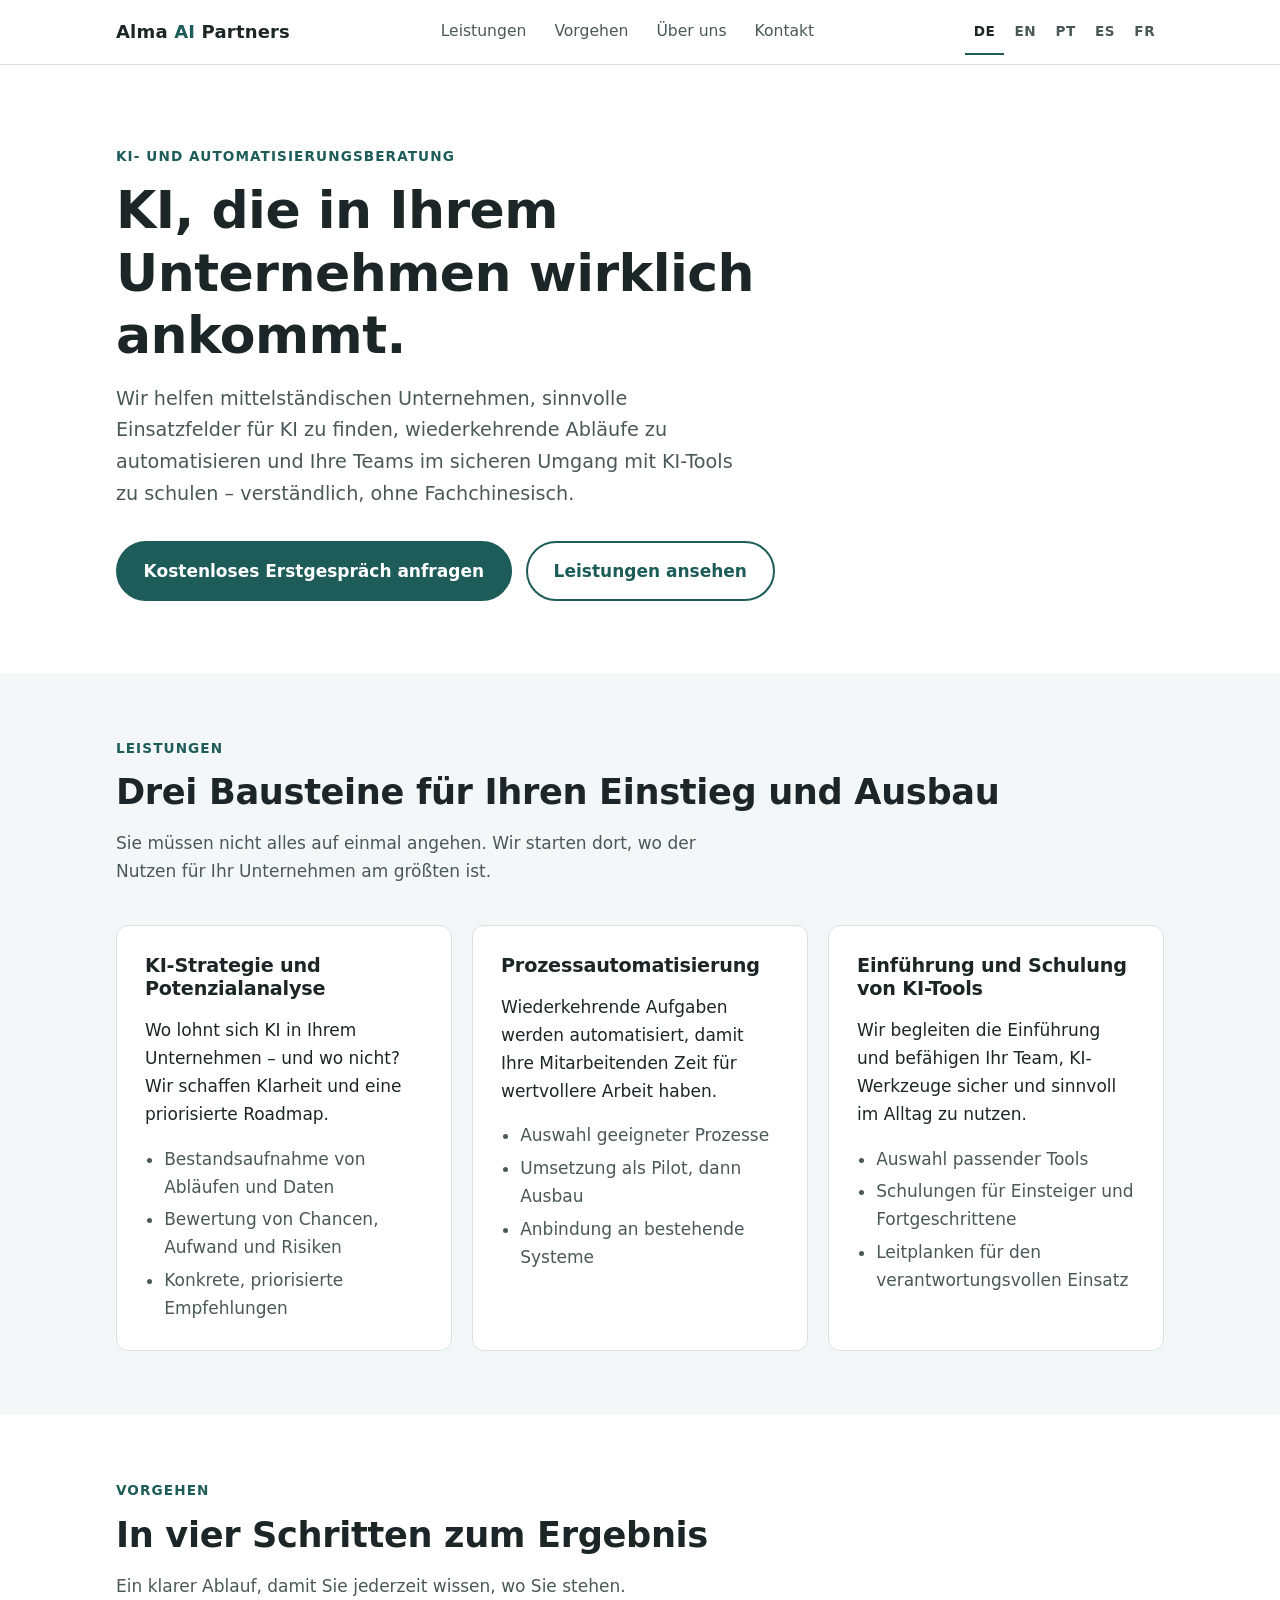
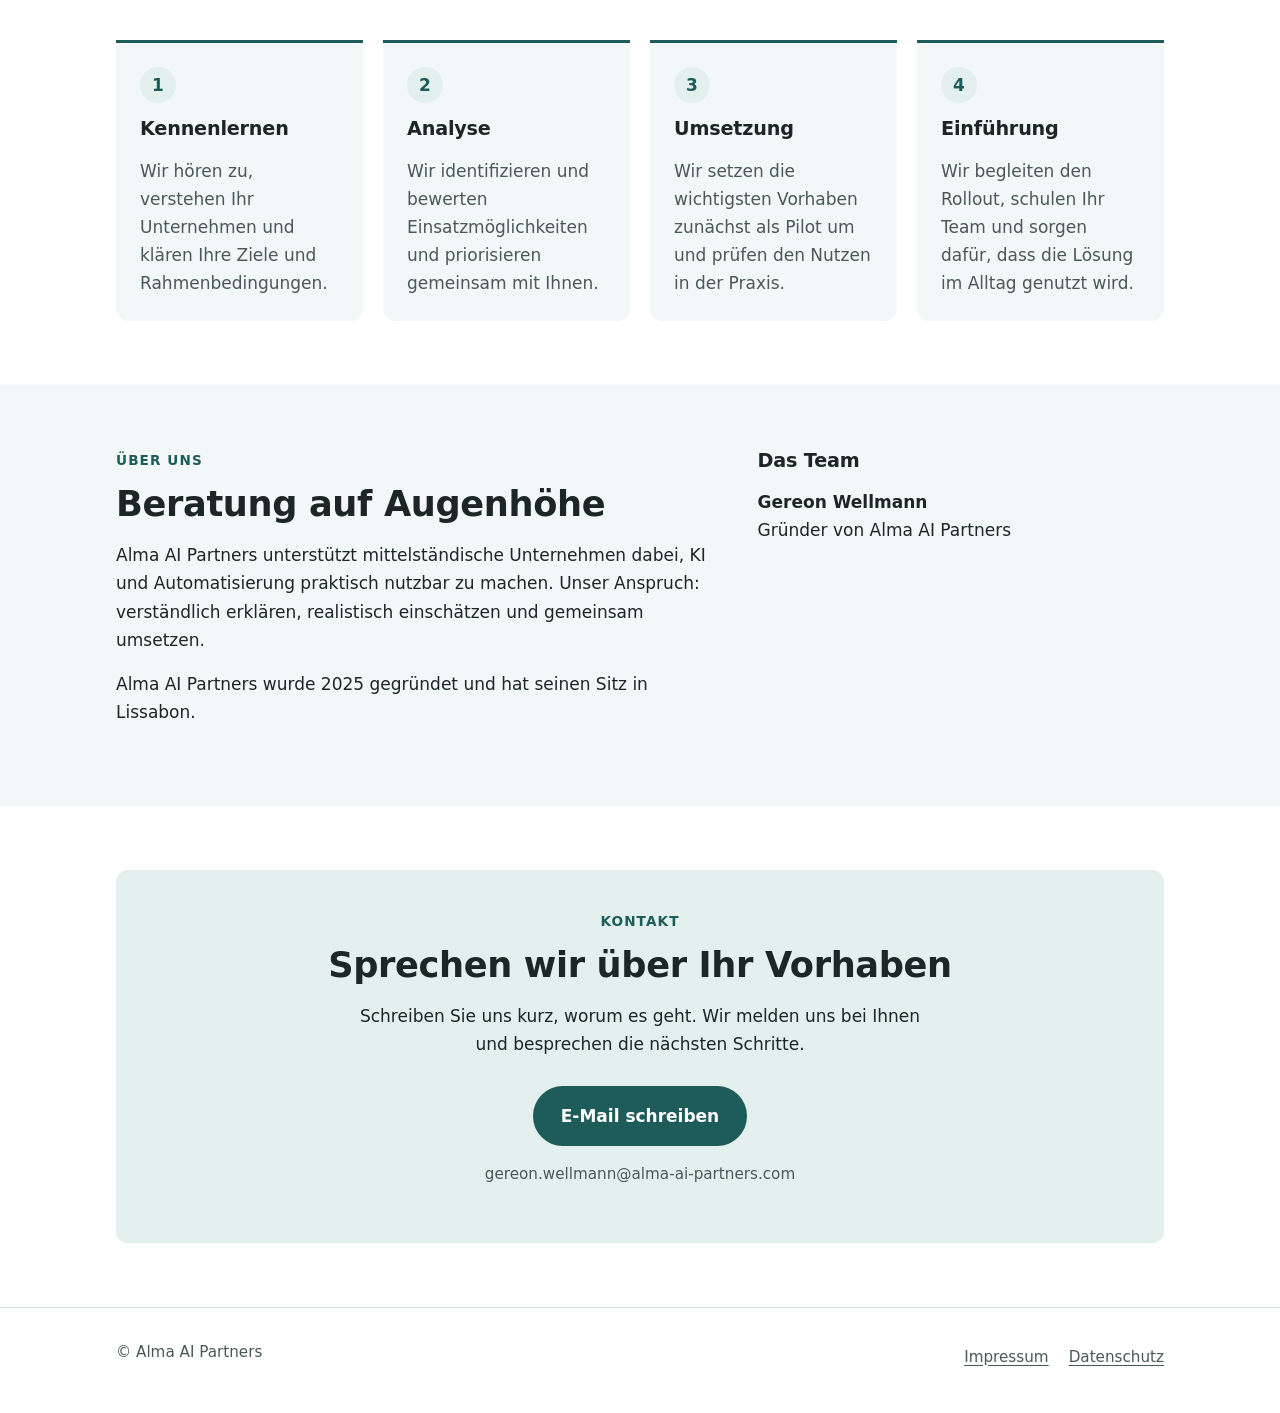
<file: index.html>
<!DOCTYPE html>
<html lang="de">
<head>
  <meta charset="utf-8">
  <meta name="viewport" content="width=device-width, initial-scale=1">
  <title>Alma AI Partners – KI- und Automatisierungsberatung für den Mittelstand</title>
  <meta name="description" content="Alma AI Partners berät mittelständische Unternehmen bei KI-Strategie, Prozessautomatisierung sowie Einführung und Schulung von KI-Tools. Verständlich, praxisnah, Schritt für Schritt.">
  <link rel="canonical" href="https://alma-ai-partners.com/">
  <link rel="alternate" hreflang="de" href="https://alma-ai-partners.com/">
  <link rel="alternate" hreflang="en" href="https://alma-ai-partners.com/en/">
  <link rel="alternate" hreflang="pt" href="https://alma-ai-partners.com/pt/">
  <link rel="alternate" hreflang="es" href="https://alma-ai-partners.com/es/">
  <link rel="alternate" hreflang="fr" href="https://alma-ai-partners.com/fr/">
  <link rel="alternate" hreflang="x-default" href="https://alma-ai-partners.com/">
  <meta name="color-scheme" content="light dark">
  <link rel="icon" href="assets/favicon.svg" type="image/svg+xml">
  <link rel="icon" href="assets/favicon-32.png" sizes="32x32" type="image/png">
  <link rel="apple-touch-icon" href="assets/apple-touch-icon.png">

  <meta property="og:type" content="website">
  <meta property="og:site_name" content="Alma AI Partners">
  <meta property="og:locale" content="de_DE">
  <meta property="og:title" content="Alma AI Partners – KI- und Automatisierungsberatung für den Mittelstand">
  <meta property="og:description" content="KI-Strategie, Prozessautomatisierung sowie Einführung und Schulung von KI-Tools – verständlich und praxisnah.">
  <meta property="og:url" content="https://alma-ai-partners.com/">
  <meta property="og:image" content="https://alma-ai-partners.com/assets/og-image.png">
  <meta property="og:image:width" content="1200">
  <meta property="og:image:height" content="630">
  <meta name="twitter:card" content="summary_large_image">

  <link rel="stylesheet" href="style.css">
  <script src="script.js" defer></script>
</head>
<body>
  <a class="skip-link" href="#inhalt">Zum Inhalt springen</a>

  <header class="site-header">
    <div class="container header-inner">
      <a class="brand" href="index.html">Alma <span>AI</span> Partners</a>
      <button class="nav-toggle" type="button" aria-expanded="false" aria-controls="site-nav">Menü</button>
      <nav class="site-nav" id="site-nav" aria-label="Hauptnavigation">
        <ul class="nav-list">
          <li><a href="#leistungen">Leistungen</a></li>
          <li><a href="#vorgehen">Vorgehen</a></li>
          <li><a href="#ueber-uns">Über uns</a></li>
          <li><a href="#kontakt">Kontakt</a></li>
        </ul>
      </nav>
      <nav class="lang-switch" aria-label="Sprache / Language">
        <ul>
          <li><a href="index.html" lang="de" hreflang="de" aria-current="true">DE</a></li>
          <li><a href="en/index.html" lang="en" hreflang="en">EN</a></li>
          <li><a href="pt/index.html" lang="pt" hreflang="pt">PT</a></li>
          <li><a href="es/index.html" lang="es" hreflang="es">ES</a></li>
          <li><a href="fr/index.html" lang="fr" hreflang="fr">FR</a></li>
        </ul>
      </nav>
    </div>
  </header>

  <main id="inhalt">

    <section class="hero" aria-labelledby="hero-titel">
      <div class="container">
        <p class="eyebrow">KI- und Automatisierungsberatung</p>
        <h1 id="hero-titel">KI, die in Ihrem Unternehmen wirklich ankommt.</h1>
        <p class="lead">Wir helfen mittelständischen Unternehmen, sinnvolle Einsatzfelder für KI zu finden, wiederkehrende Abläufe zu automatisieren und Ihre Teams im sicheren Umgang mit KI-Tools zu schulen – verständlich, ohne Fachchinesisch.</p>
        <div class="hero-actions">
          <a class="btn" href="mailto:gereon.wellmann@alma-ai-partners.com?subject=Anfrage%20Erstgespr%C3%A4ch">Kostenloses Erstgespräch anfragen</a>
          <a class="btn btn-secondary" href="#leistungen">Leistungen ansehen</a>
        </div>
      </div>
    </section>

    <section id="leistungen" class="section-soft" aria-labelledby="leistungen-titel">
      <div class="container">
        <p class="eyebrow">Leistungen</p>
        <h2 id="leistungen-titel">Drei Bausteine für Ihren Einstieg und Ausbau</h2>
        <p class="section-intro">Sie müssen nicht alles auf einmal angehen. Wir starten dort, wo der Nutzen für Ihr Unternehmen am größten ist.</p>

        <div class="grid grid-3">
          <article class="card">
            <h3>KI-Strategie und Potenzialanalyse</h3>
            <p>Wo lohnt sich KI in Ihrem Unternehmen – und wo nicht? Wir schaffen Klarheit und eine priorisierte Roadmap.</p>
            <ul>
              <li>Bestandsaufnahme von Abläufen und Daten</li>
              <li>Bewertung von Chancen, Aufwand und Risiken</li>
              <li>Konkrete, priorisierte Empfehlungen</li>
            </ul>
          </article>

          <article class="card">
            <h3>Prozessautomatisierung</h3>
            <p>Wiederkehrende Aufgaben werden automatisiert, damit Ihre Mitarbeitenden Zeit für wertvollere Arbeit haben.</p>
            <ul>
              <li>Auswahl geeigneter Prozesse</li>
              <li>Umsetzung als Pilot, dann Ausbau</li>
              <li>Anbindung an bestehende Systeme</li>
            </ul>
          </article>

          <article class="card">
            <h3>Einführung und Schulung von KI-Tools</h3>
            <p>Wir begleiten die Einführung und befähigen Ihr Team, KI-Werkzeuge sicher und sinnvoll im Alltag zu nutzen.</p>
            <ul>
              <li>Auswahl passender Tools</li>
              <li>Schulungen für Einsteiger und Fortgeschrittene</li>
              <li>Leitplanken für den verantwortungsvollen Einsatz</li>
            </ul>
          </article>
        </div>
      </div>
    </section>

    <section id="vorgehen" aria-labelledby="vorgehen-titel">
      <div class="container">
        <p class="eyebrow">Vorgehen</p>
        <h2 id="vorgehen-titel">In vier Schritten zum Ergebnis</h2>
        <p class="section-intro">Ein klarer Ablauf, damit Sie jederzeit wissen, wo Sie stehen.</p>

        <ol class="steps">
          <li>
            <h3>Kennenlernen</h3>
            <p>Wir hören zu, verstehen Ihr Unternehmen und klären Ihre Ziele und Rahmenbedingungen.</p>
          </li>
          <li>
            <h3>Analyse</h3>
            <p>Wir identifizieren und bewerten Einsatzmöglichkeiten und priorisieren gemeinsam mit Ihnen.</p>
          </li>
          <li>
            <h3>Umsetzung</h3>
            <p>Wir setzen die wichtigsten Vorhaben zunächst als Pilot um und prüfen den Nutzen in der Praxis.</p>
          </li>
          <li>
            <h3>Einführung</h3>
            <p>Wir begleiten den Rollout, schulen Ihr Team und sorgen dafür, dass die Lösung im Alltag genutzt wird.</p>
          </li>
        </ol>
      </div>
    </section>

    <section id="ueber-uns" class="section-soft" aria-labelledby="ueber-titel">
      <div class="container about">
        <div>
          <p class="eyebrow">Über uns</p>
          <h2 id="ueber-titel">Beratung auf Augenhöhe</h2>
          <p>Alma AI Partners unterstützt mittelständische Unternehmen dabei, KI und Automatisierung praktisch nutzbar zu machen. Unser Anspruch: verständlich erklären, realistisch einschätzen und gemeinsam umsetzen.</p>
          <p>Alma AI Partners wurde 2025 gegründet und hat seinen Sitz in Lissabon.</p>
        </div>
        <div>
          <h3>Das Team</h3>
          <p><strong>Gereon Wellmann</strong><br>Gründer von Alma AI Partners</p>
        </div>
      </div>
    </section>

    <section id="kontakt" aria-labelledby="kontakt-titel">
      <div class="container">
        <div class="contact-box">
          <p class="eyebrow">Kontakt</p>
          <h2 id="kontakt-titel">Sprechen wir über Ihr Vorhaben</h2>
          <p>Schreiben Sie uns kurz, worum es geht. Wir melden uns bei Ihnen und besprechen die nächsten Schritte.</p>
          <a class="btn" href="mailto:gereon.wellmann@alma-ai-partners.com?subject=Anfrage%20Erstgespr%C3%A4ch">E-Mail schreiben</a>
          <p class="contact-mail">gereon.wellmann@alma-ai-partners.com</p>
        </div>
      </div>
    </section>

  </main>

  <footer class="site-footer">
    <div class="container footer-inner">
      <p>&copy; Alma AI Partners</p>
      <nav aria-label="Rechtliches">
        <ul class="footer-nav">
          <li><a href="impressum.html">Impressum</a></li>
          <li><a href="datenschutz.html">Datenschutz</a></li>
        </ul>
      </nav>
    </div>
  </footer>
</body>
</html>
</file>
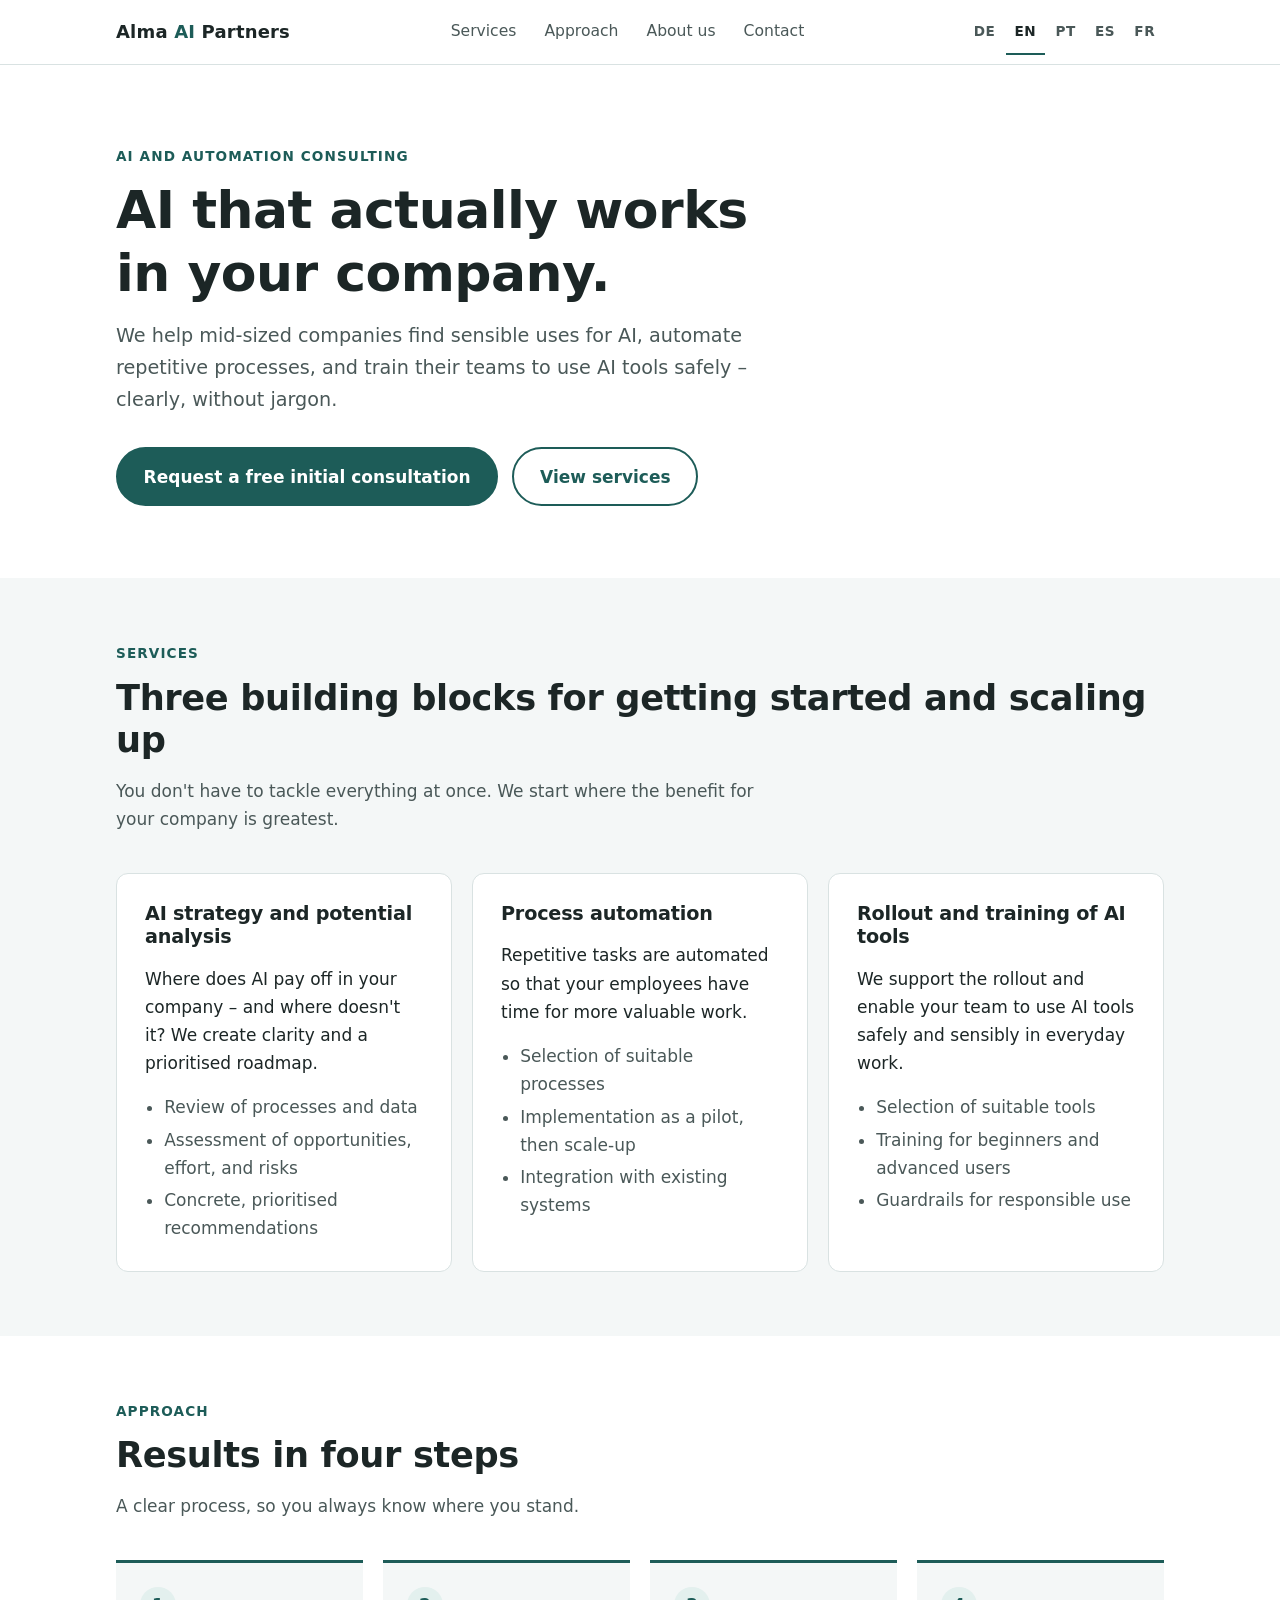
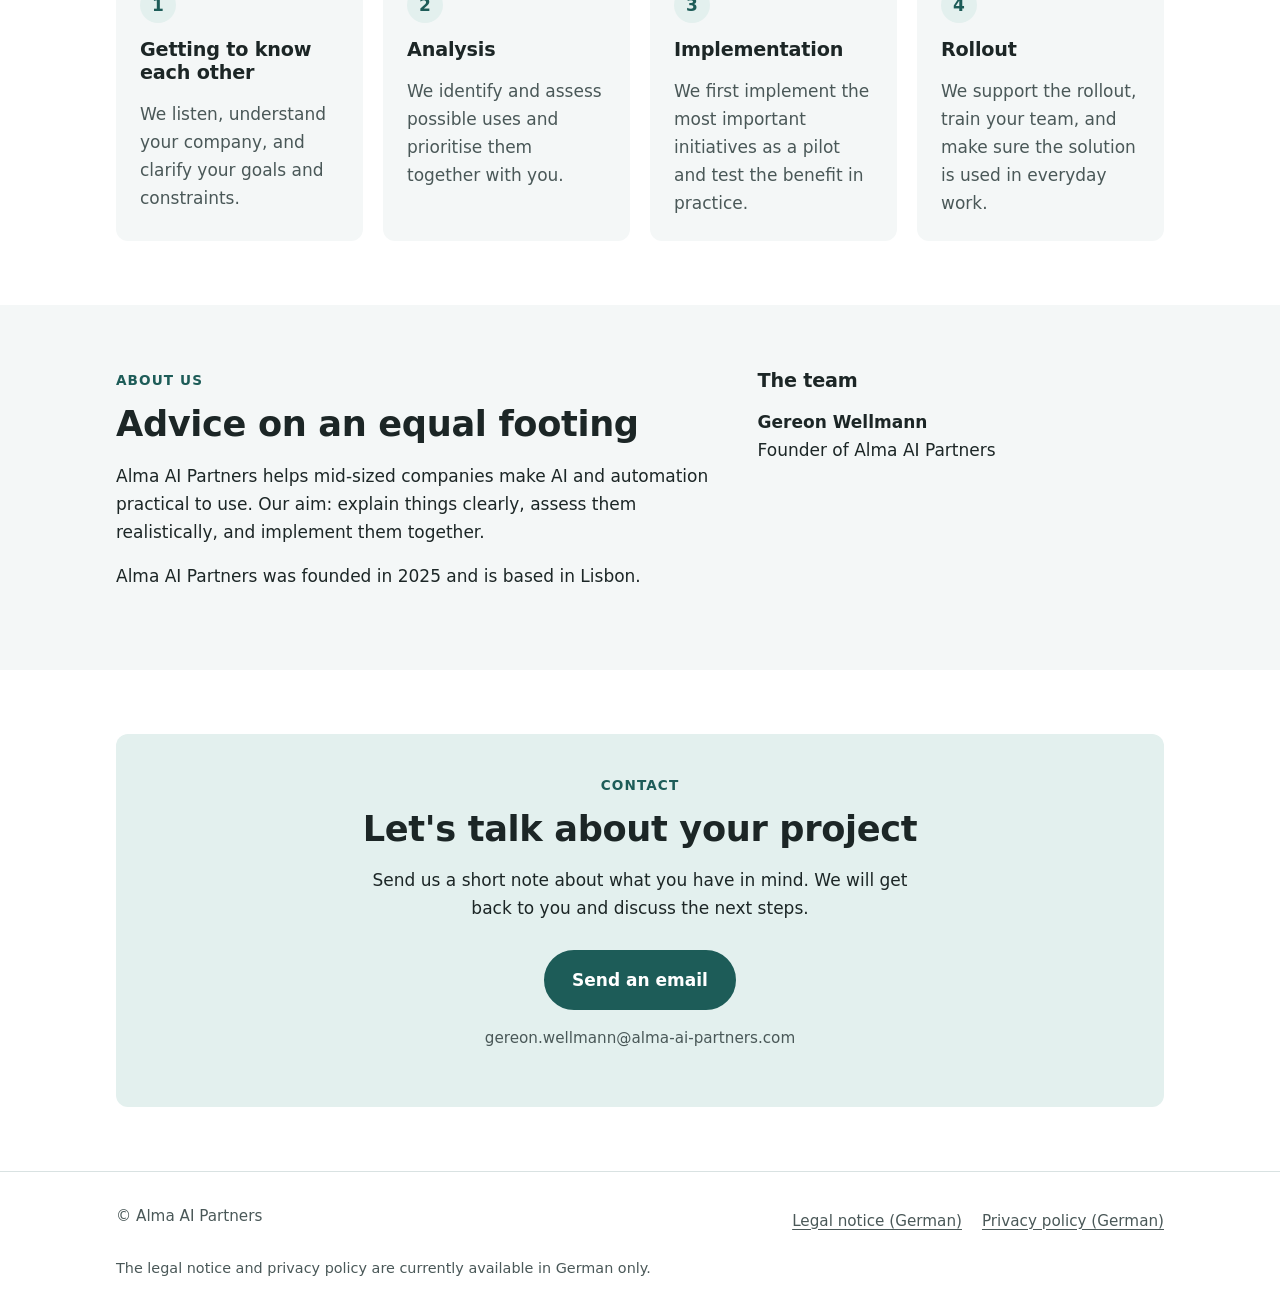
<file: en/index.html>
<!DOCTYPE html>
<html lang="en">
<head>
  <meta charset="utf-8">
  <meta name="viewport" content="width=device-width, initial-scale=1">
  <title>Alma AI Partners – AI and Automation Consulting for Mid-Sized Companies</title>
  <meta name="description" content="Alma AI Partners advises mid-sized companies on AI strategy, process automation, and the rollout and training of AI tools. Clear, practical, step by step.">
  <link rel="canonical" href="https://alma-ai-partners.com/en/">
  <link rel="alternate" hreflang="de" href="https://alma-ai-partners.com/">
  <link rel="alternate" hreflang="en" href="https://alma-ai-partners.com/en/">
  <link rel="alternate" hreflang="pt" href="https://alma-ai-partners.com/pt/">
  <link rel="alternate" hreflang="es" href="https://alma-ai-partners.com/es/">
  <link rel="alternate" hreflang="fr" href="https://alma-ai-partners.com/fr/">
  <link rel="alternate" hreflang="x-default" href="https://alma-ai-partners.com/">
  <meta name="color-scheme" content="light dark">
  <link rel="icon" href="../assets/favicon.svg" type="image/svg+xml">
  <link rel="icon" href="../assets/favicon-32.png" sizes="32x32" type="image/png">
  <link rel="apple-touch-icon" href="../assets/apple-touch-icon.png">

  <meta property="og:type" content="website">
  <meta property="og:site_name" content="Alma AI Partners">
  <meta property="og:locale" content="en_GB">
  <meta property="og:title" content="Alma AI Partners – AI and Automation Consulting for Mid-Sized Companies">
  <meta property="og:description" content="AI strategy, process automation, and the rollout and training of AI tools – clear and practical.">
  <meta property="og:url" content="https://alma-ai-partners.com/en/">
  <meta property="og:image" content="https://alma-ai-partners.com/assets/og-image.png">
  <meta property="og:image:width" content="1200">
  <meta property="og:image:height" content="630">
  <meta name="twitter:card" content="summary_large_image">

  <link rel="stylesheet" href="../style.css">
  <script src="../script.js" defer></script>
</head>
<body>
  <a class="skip-link" href="#inhalt">Skip to content</a>

  <header class="site-header">
    <div class="container header-inner">
      <a class="brand" href="index.html">Alma <span>AI</span> Partners</a>
      <button class="nav-toggle" type="button" aria-expanded="false" aria-controls="site-nav">Menu</button>
      <nav class="site-nav" id="site-nav" aria-label="Main navigation">
        <ul class="nav-list">
          <li><a href="#leistungen">Services</a></li>
          <li><a href="#vorgehen">Approach</a></li>
          <li><a href="#ueber-uns">About us</a></li>
          <li><a href="#kontakt">Contact</a></li>
        </ul>
      </nav>
      <nav class="lang-switch" aria-label="Language">
        <ul>
          <li><a href="../index.html" lang="de" hreflang="de">DE</a></li>
          <li><a href="index.html" lang="en" hreflang="en" aria-current="true">EN</a></li>
          <li><a href="../pt/index.html" lang="pt" hreflang="pt">PT</a></li>
          <li><a href="../es/index.html" lang="es" hreflang="es">ES</a></li>
          <li><a href="../fr/index.html" lang="fr" hreflang="fr">FR</a></li>
        </ul>
      </nav>
    </div>
  </header>

  <main id="inhalt">

    <section class="hero" aria-labelledby="hero-titel">
      <div class="container">
        <p class="eyebrow">AI and automation consulting</p>
        <h1 id="hero-titel">AI that actually works in your company.</h1>
        <p class="lead">We help mid-sized companies find sensible uses for AI, automate repetitive processes, and train their teams to use AI tools safely – clearly, without jargon.</p>
        <div class="hero-actions">
          <a class="btn" href="mailto:gereon.wellmann@alma-ai-partners.com?subject=Request%20for%20initial%20consultation">Request a free initial consultation</a>
          <a class="btn btn-secondary" href="#leistungen">View services</a>
        </div>
      </div>
    </section>

    <section id="leistungen" class="section-soft" aria-labelledby="leistungen-titel">
      <div class="container">
        <p class="eyebrow">Services</p>
        <h2 id="leistungen-titel">Three building blocks for getting started and scaling up</h2>
        <p class="section-intro">You don't have to tackle everything at once. We start where the benefit for your company is greatest.</p>

        <div class="grid grid-3">
          <article class="card">
            <h3>AI strategy and potential analysis</h3>
            <p>Where does AI pay off in your company – and where doesn't it? We create clarity and a prioritised roadmap.</p>
            <ul>
              <li>Review of processes and data</li>
              <li>Assessment of opportunities, effort, and risks</li>
              <li>Concrete, prioritised recommendations</li>
            </ul>
          </article>

          <article class="card">
            <h3>Process automation</h3>
            <p>Repetitive tasks are automated so that your employees have time for more valuable work.</p>
            <ul>
              <li>Selection of suitable processes</li>
              <li>Implementation as a pilot, then scale-up</li>
              <li>Integration with existing systems</li>
            </ul>
          </article>

          <article class="card">
            <h3>Rollout and training of AI tools</h3>
            <p>We support the rollout and enable your team to use AI tools safely and sensibly in everyday work.</p>
            <ul>
              <li>Selection of suitable tools</li>
              <li>Training for beginners and advanced users</li>
              <li>Guardrails for responsible use</li>
            </ul>
          </article>
        </div>
      </div>
    </section>

    <section id="vorgehen" aria-labelledby="vorgehen-titel">
      <div class="container">
        <p class="eyebrow">Approach</p>
        <h2 id="vorgehen-titel">Results in four steps</h2>
        <p class="section-intro">A clear process, so you always know where you stand.</p>

        <ol class="steps">
          <li>
            <h3>Getting to know each other</h3>
            <p>We listen, understand your company, and clarify your goals and constraints.</p>
          </li>
          <li>
            <h3>Analysis</h3>
            <p>We identify and assess possible uses and prioritise them together with you.</p>
          </li>
          <li>
            <h3>Implementation</h3>
            <p>We first implement the most important initiatives as a pilot and test the benefit in practice.</p>
          </li>
          <li>
            <h3>Rollout</h3>
            <p>We support the rollout, train your team, and make sure the solution is used in everyday work.</p>
          </li>
        </ol>
      </div>
    </section>

    <section id="ueber-uns" class="section-soft" aria-labelledby="ueber-titel">
      <div class="container about">
        <div>
          <p class="eyebrow">About us</p>
          <h2 id="ueber-titel">Advice on an equal footing</h2>
          <p>Alma AI Partners helps mid-sized companies make AI and automation practical to use. Our aim: explain things clearly, assess them realistically, and implement them together.</p>
          <p>Alma AI Partners was founded in 2025 and is based in Lisbon.</p>
        </div>
        <div>
          <h3>The team</h3>
          <p><strong>Gereon Wellmann</strong><br>Founder of Alma AI Partners</p>
        </div>
      </div>
    </section>

    <section id="kontakt" aria-labelledby="kontakt-titel">
      <div class="container">
        <div class="contact-box">
          <p class="eyebrow">Contact</p>
          <h2 id="kontakt-titel">Let's talk about your project</h2>
          <p>Send us a short note about what you have in mind. We will get back to you and discuss the next steps.</p>
          <a class="btn" href="mailto:gereon.wellmann@alma-ai-partners.com?subject=Request%20for%20initial%20consultation">Send an email</a>
          <p class="contact-mail">gereon.wellmann@alma-ai-partners.com</p>
        </div>
      </div>
    </section>

  </main>

  <footer class="site-footer">
    <div class="container footer-inner">
      <p>&copy; Alma AI Partners</p>
      <nav aria-label="Legal">
        <ul class="footer-nav">
          <li><a href="../impressum.html" lang="de" hreflang="de">Legal notice (German)</a></li>
          <li><a href="../datenschutz.html" lang="de" hreflang="de">Privacy policy (German)</a></li>
        </ul>
      </nav>
      <p class="footer-note">The legal notice and privacy policy are currently available in German only.</p>
    </div>
  </footer>
</body>
</html>
</file>
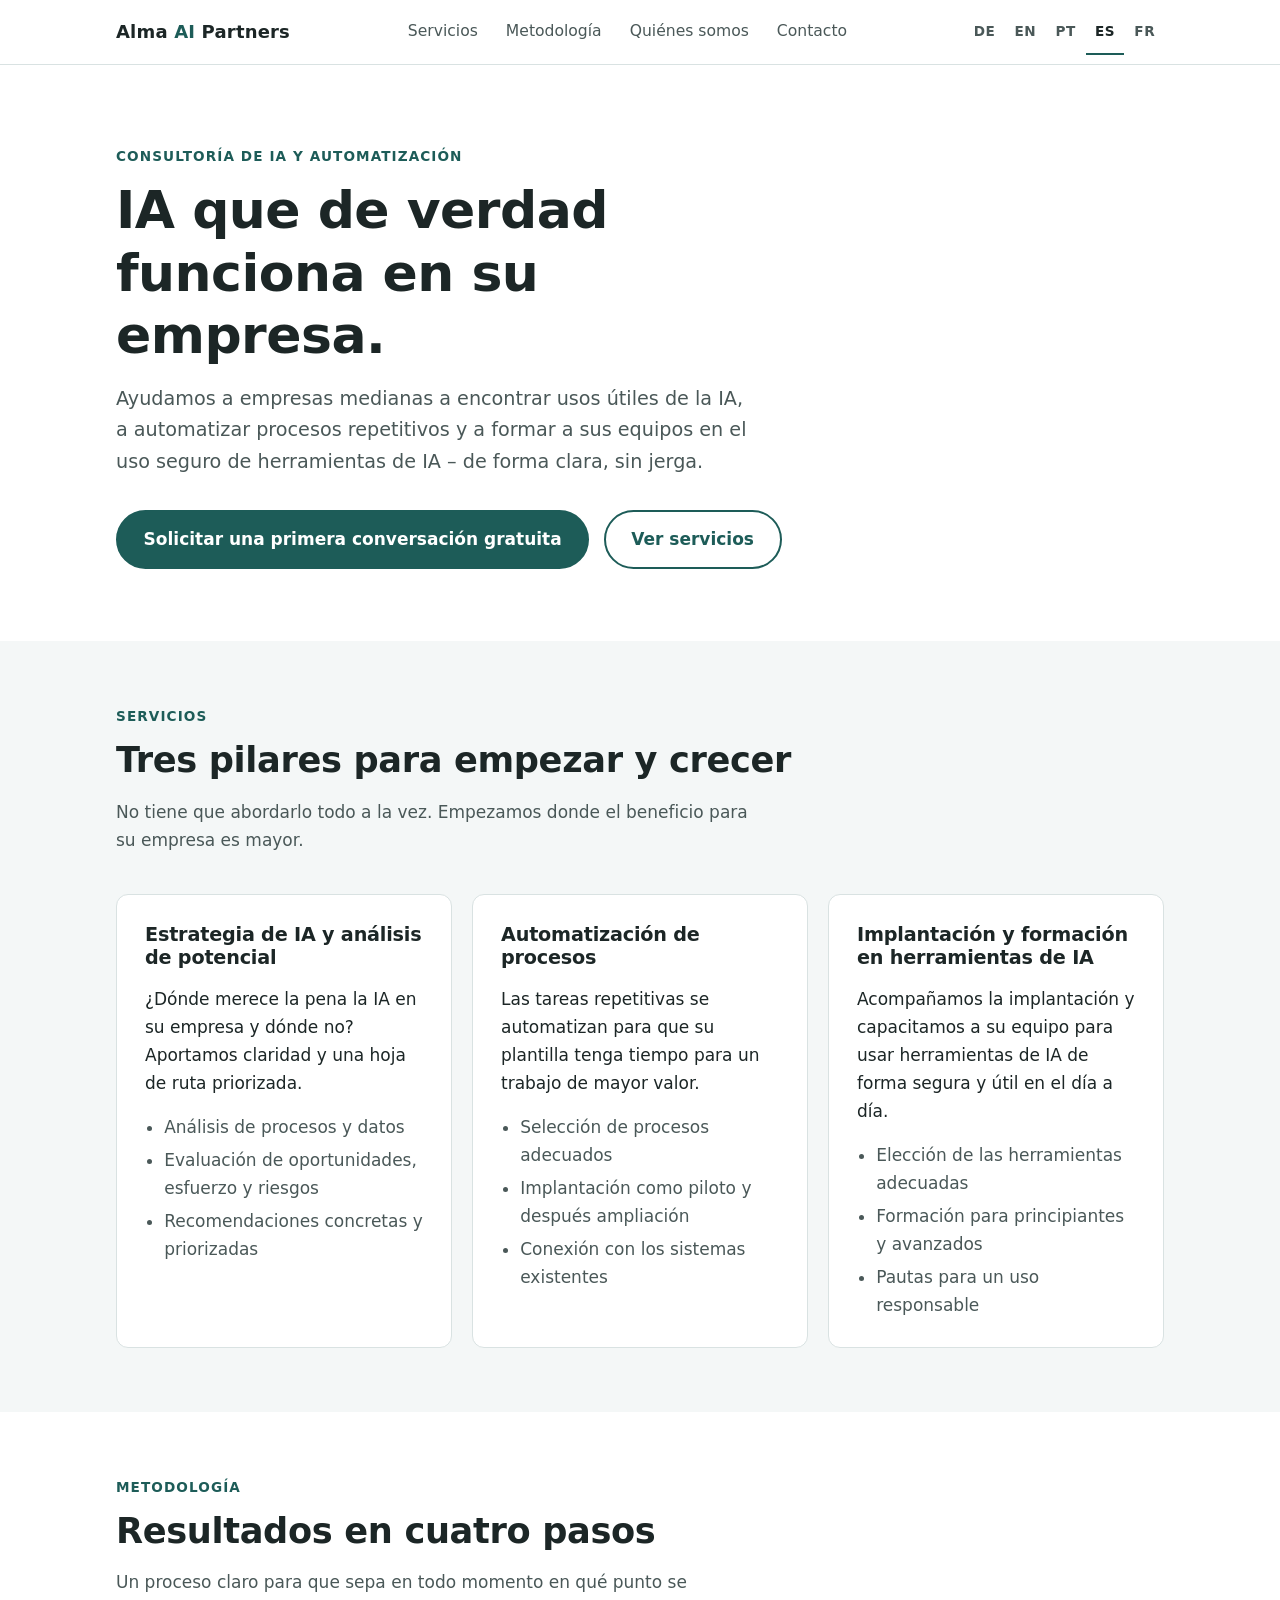
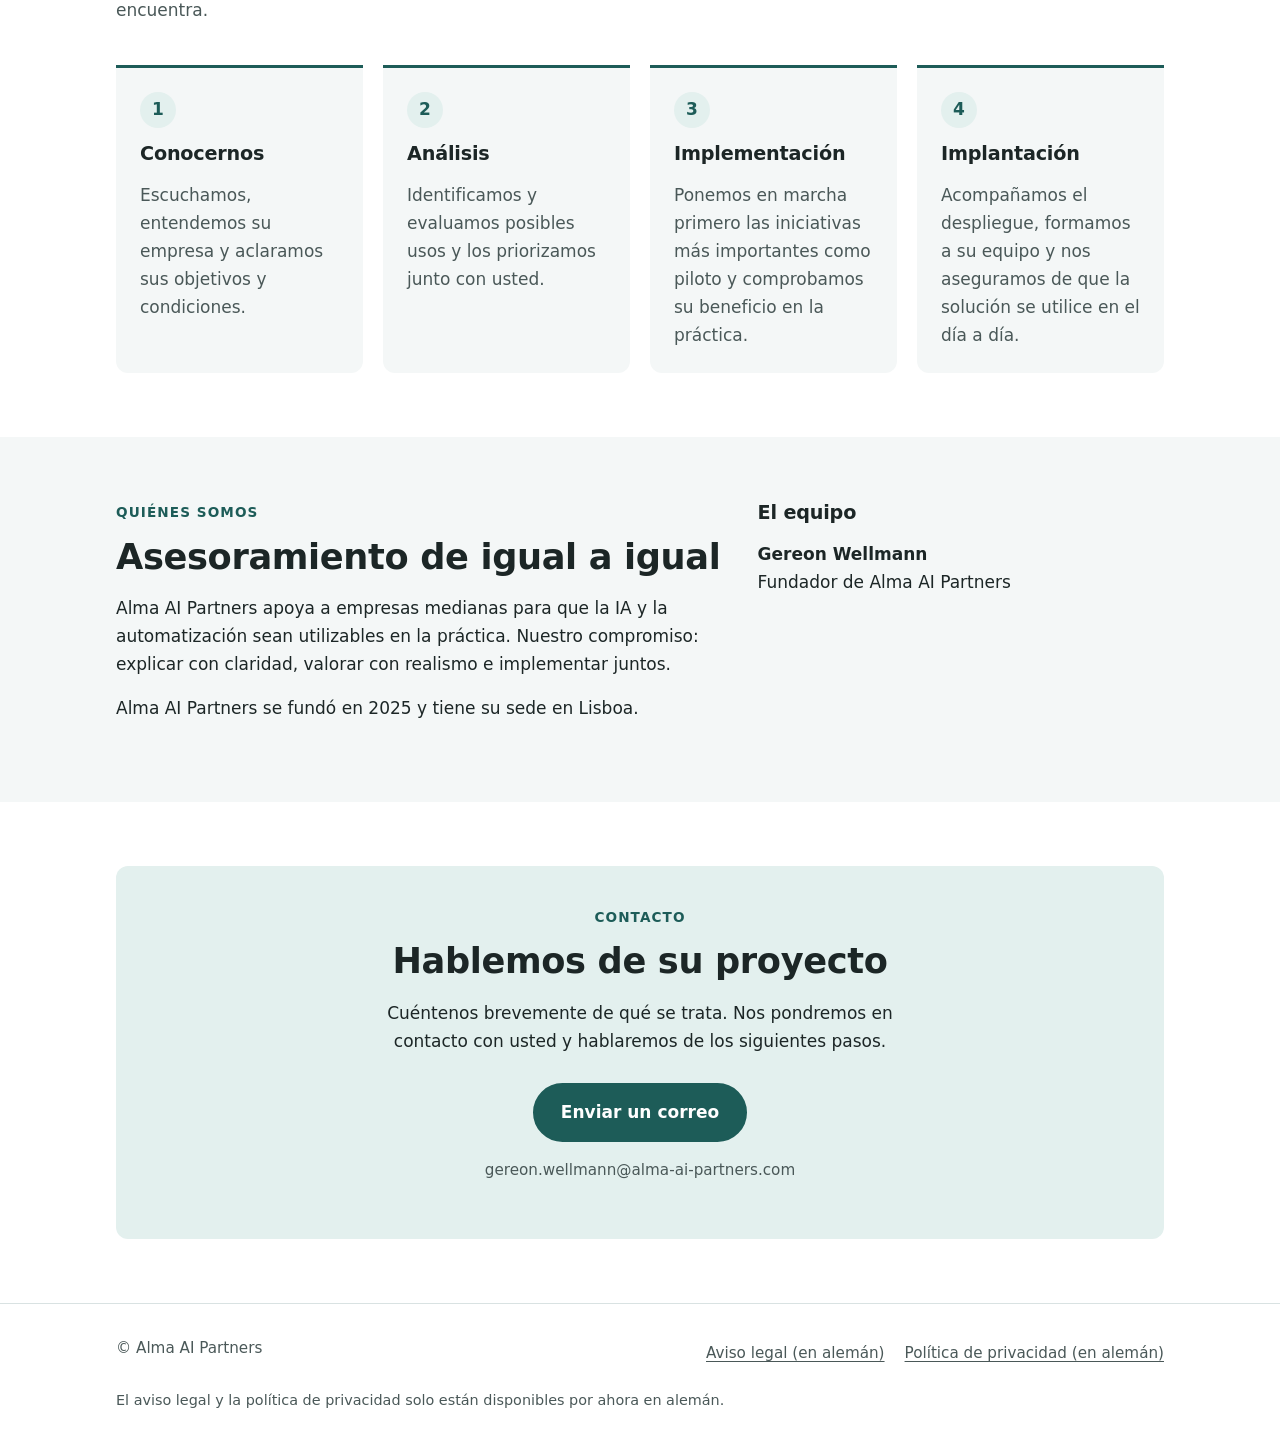
<file: es/index.html>
<!DOCTYPE html>
<html lang="es">
<head>
  <meta charset="utf-8">
  <meta name="viewport" content="width=device-width, initial-scale=1">
  <title>Alma AI Partners – Consultoría de IA y Automatización para Empresas Medianas</title>
  <meta name="description" content="Alma AI Partners asesora a empresas medianas en estrategia de IA, automatización de procesos e implantación y formación en herramientas de IA. Claro, práctico, paso a paso.">
  <link rel="canonical" href="https://alma-ai-partners.com/es/">
  <link rel="alternate" hreflang="de" href="https://alma-ai-partners.com/">
  <link rel="alternate" hreflang="en" href="https://alma-ai-partners.com/en/">
  <link rel="alternate" hreflang="pt" href="https://alma-ai-partners.com/pt/">
  <link rel="alternate" hreflang="es" href="https://alma-ai-partners.com/es/">
  <link rel="alternate" hreflang="fr" href="https://alma-ai-partners.com/fr/">
  <link rel="alternate" hreflang="x-default" href="https://alma-ai-partners.com/">
  <meta name="color-scheme" content="light dark">
  <link rel="icon" href="../assets/favicon.svg" type="image/svg+xml">
  <link rel="icon" href="../assets/favicon-32.png" sizes="32x32" type="image/png">
  <link rel="apple-touch-icon" href="../assets/apple-touch-icon.png">

  <meta property="og:type" content="website">
  <meta property="og:site_name" content="Alma AI Partners">
  <meta property="og:locale" content="es_ES">
  <meta property="og:title" content="Alma AI Partners – Consultoría de IA y Automatización para Empresas Medianas">
  <meta property="og:description" content="Estrategia de IA, automatización de procesos e implantación y formación en herramientas de IA – de forma clara y práctica.">
  <meta property="og:url" content="https://alma-ai-partners.com/es/">
  <meta property="og:image" content="https://alma-ai-partners.com/assets/og-image.png">
  <meta property="og:image:width" content="1200">
  <meta property="og:image:height" content="630">
  <meta name="twitter:card" content="summary_large_image">

  <link rel="stylesheet" href="../style.css">
  <script src="../script.js" defer></script>
</head>
<body>
  <a class="skip-link" href="#inhalt">Saltar al contenido</a>

  <header class="site-header">
    <div class="container header-inner">
      <a class="brand" href="index.html">Alma <span>AI</span> Partners</a>
      <button class="nav-toggle" type="button" aria-expanded="false" aria-controls="site-nav">Menú</button>
      <nav class="site-nav" id="site-nav" aria-label="Navegación principal">
        <ul class="nav-list">
          <li><a href="#leistungen">Servicios</a></li>
          <li><a href="#vorgehen">Metodología</a></li>
          <li><a href="#ueber-uns">Quiénes somos</a></li>
          <li><a href="#kontakt">Contacto</a></li>
        </ul>
      </nav>
      <nav class="lang-switch" aria-label="Idioma">
        <ul>
          <li><a href="../index.html" lang="de" hreflang="de">DE</a></li>
          <li><a href="../en/index.html" lang="en" hreflang="en">EN</a></li>
          <li><a href="../pt/index.html" lang="pt" hreflang="pt">PT</a></li>
          <li><a href="index.html" lang="es" hreflang="es" aria-current="true">ES</a></li>
          <li><a href="../fr/index.html" lang="fr" hreflang="fr">FR</a></li>
        </ul>
      </nav>
    </div>
  </header>

  <main id="inhalt">

    <section class="hero" aria-labelledby="hero-titel">
      <div class="container">
        <p class="eyebrow">Consultoría de IA y automatización</p>
        <h1 id="hero-titel">IA que de verdad funciona en su empresa.</h1>
        <p class="lead">Ayudamos a empresas medianas a encontrar usos útiles de la IA, a automatizar procesos repetitivos y a formar a sus equipos en el uso seguro de herramientas de IA – de forma clara, sin jerga.</p>
        <div class="hero-actions">
          <a class="btn" href="mailto:gereon.wellmann@alma-ai-partners.com?subject=Solicitud%20de%20primera%20conversaci%C3%B3n">Solicitar una primera conversación gratuita</a>
          <a class="btn btn-secondary" href="#leistungen">Ver servicios</a>
        </div>
      </div>
    </section>

    <section id="leistungen" class="section-soft" aria-labelledby="leistungen-titel">
      <div class="container">
        <p class="eyebrow">Servicios</p>
        <h2 id="leistungen-titel">Tres pilares para empezar y crecer</h2>
        <p class="section-intro">No tiene que abordarlo todo a la vez. Empezamos donde el beneficio para su empresa es mayor.</p>

        <div class="grid grid-3">
          <article class="card">
            <h3>Estrategia de IA y análisis de potencial</h3>
            <p>¿Dónde merece la pena la IA en su empresa y dónde no? Aportamos claridad y una hoja de ruta priorizada.</p>
            <ul>
              <li>Análisis de procesos y datos</li>
              <li>Evaluación de oportunidades, esfuerzo y riesgos</li>
              <li>Recomendaciones concretas y priorizadas</li>
            </ul>
          </article>

          <article class="card">
            <h3>Automatización de procesos</h3>
            <p>Las tareas repetitivas se automatizan para que su plantilla tenga tiempo para un trabajo de mayor valor.</p>
            <ul>
              <li>Selección de procesos adecuados</li>
              <li>Implantación como piloto y después ampliación</li>
              <li>Conexión con los sistemas existentes</li>
            </ul>
          </article>

          <article class="card">
            <h3>Implantación y formación en herramientas de IA</h3>
            <p>Acompañamos la implantación y capacitamos a su equipo para usar herramientas de IA de forma segura y útil en el día a día.</p>
            <ul>
              <li>Elección de las herramientas adecuadas</li>
              <li>Formación para principiantes y avanzados</li>
              <li>Pautas para un uso responsable</li>
            </ul>
          </article>
        </div>
      </div>
    </section>

    <section id="vorgehen" aria-labelledby="vorgehen-titel">
      <div class="container">
        <p class="eyebrow">Metodología</p>
        <h2 id="vorgehen-titel">Resultados en cuatro pasos</h2>
        <p class="section-intro">Un proceso claro para que sepa en todo momento en qué punto se encuentra.</p>

        <ol class="steps">
          <li>
            <h3>Conocernos</h3>
            <p>Escuchamos, entendemos su empresa y aclaramos sus objetivos y condiciones.</p>
          </li>
          <li>
            <h3>Análisis</h3>
            <p>Identificamos y evaluamos posibles usos y los priorizamos junto con usted.</p>
          </li>
          <li>
            <h3>Implementación</h3>
            <p>Ponemos en marcha primero las iniciativas más importantes como piloto y comprobamos su beneficio en la práctica.</p>
          </li>
          <li>
            <h3>Implantación</h3>
            <p>Acompañamos el despliegue, formamos a su equipo y nos aseguramos de que la solución se utilice en el día a día.</p>
          </li>
        </ol>
      </div>
    </section>

    <section id="ueber-uns" class="section-soft" aria-labelledby="ueber-titel">
      <div class="container about">
        <div>
          <p class="eyebrow">Quiénes somos</p>
          <h2 id="ueber-titel">Asesoramiento de igual a igual</h2>
          <p>Alma AI Partners apoya a empresas medianas para que la IA y la automatización sean utilizables en la práctica. Nuestro compromiso: explicar con claridad, valorar con realismo e implementar juntos.</p>
          <p>Alma AI Partners se fundó en 2025 y tiene su sede en Lisboa.</p>
        </div>
        <div>
          <h3>El equipo</h3>
          <p><strong>Gereon Wellmann</strong><br>Fundador de Alma AI Partners</p>
        </div>
      </div>
    </section>

    <section id="kontakt" aria-labelledby="kontakt-titel">
      <div class="container">
        <div class="contact-box">
          <p class="eyebrow">Contacto</p>
          <h2 id="kontakt-titel">Hablemos de su proyecto</h2>
          <p>Cuéntenos brevemente de qué se trata. Nos pondremos en contacto con usted y hablaremos de los siguientes pasos.</p>
          <a class="btn" href="mailto:gereon.wellmann@alma-ai-partners.com?subject=Solicitud%20de%20primera%20conversaci%C3%B3n">Enviar un correo</a>
          <p class="contact-mail">gereon.wellmann@alma-ai-partners.com</p>
        </div>
      </div>
    </section>

  </main>

  <footer class="site-footer">
    <div class="container footer-inner">
      <p>&copy; Alma AI Partners</p>
      <nav aria-label="Información legal">
        <ul class="footer-nav">
          <li><a href="../impressum.html" lang="de" hreflang="de">Aviso legal (en alemán)</a></li>
          <li><a href="../datenschutz.html" lang="de" hreflang="de">Política de privacidad (en alemán)</a></li>
        </ul>
      </nav>
      <p class="footer-note">El aviso legal y la política de privacidad solo están disponibles por ahora en alemán.</p>
    </div>
  </footer>
</body>
</html>
</file>
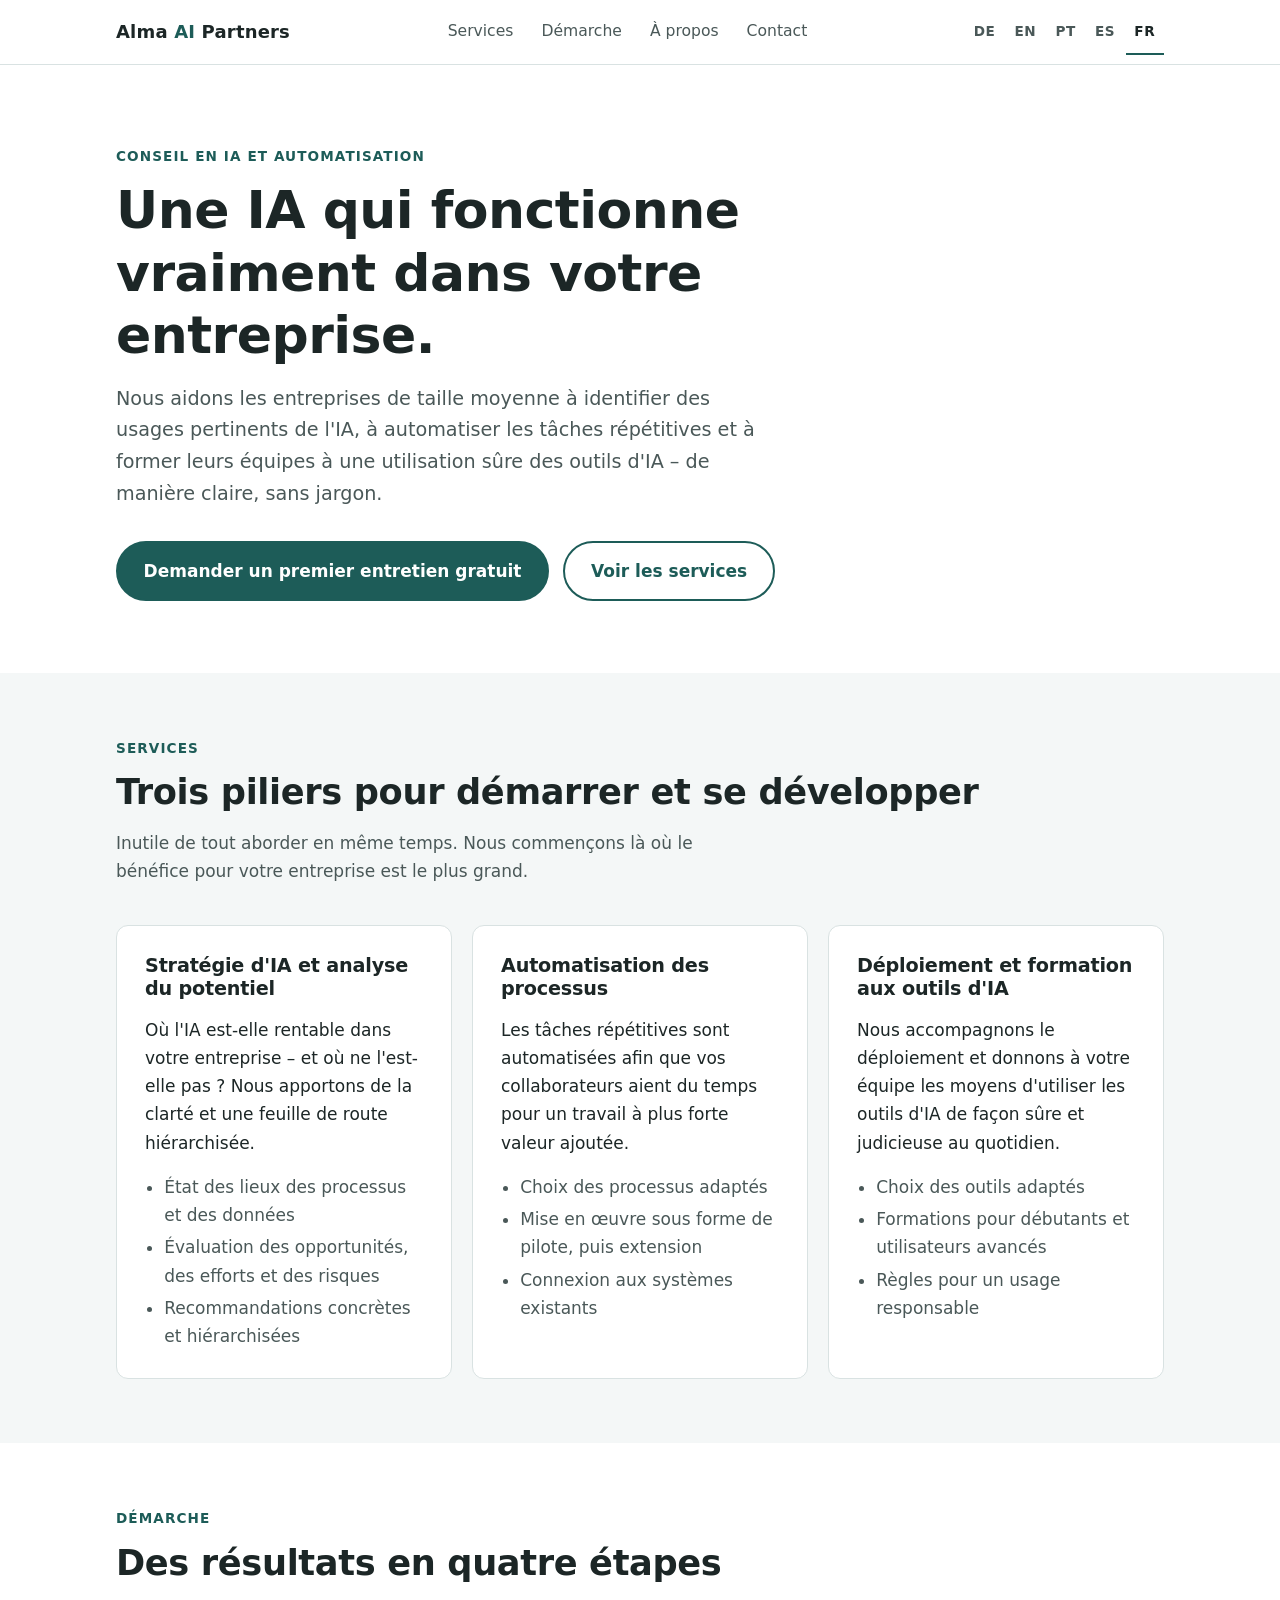
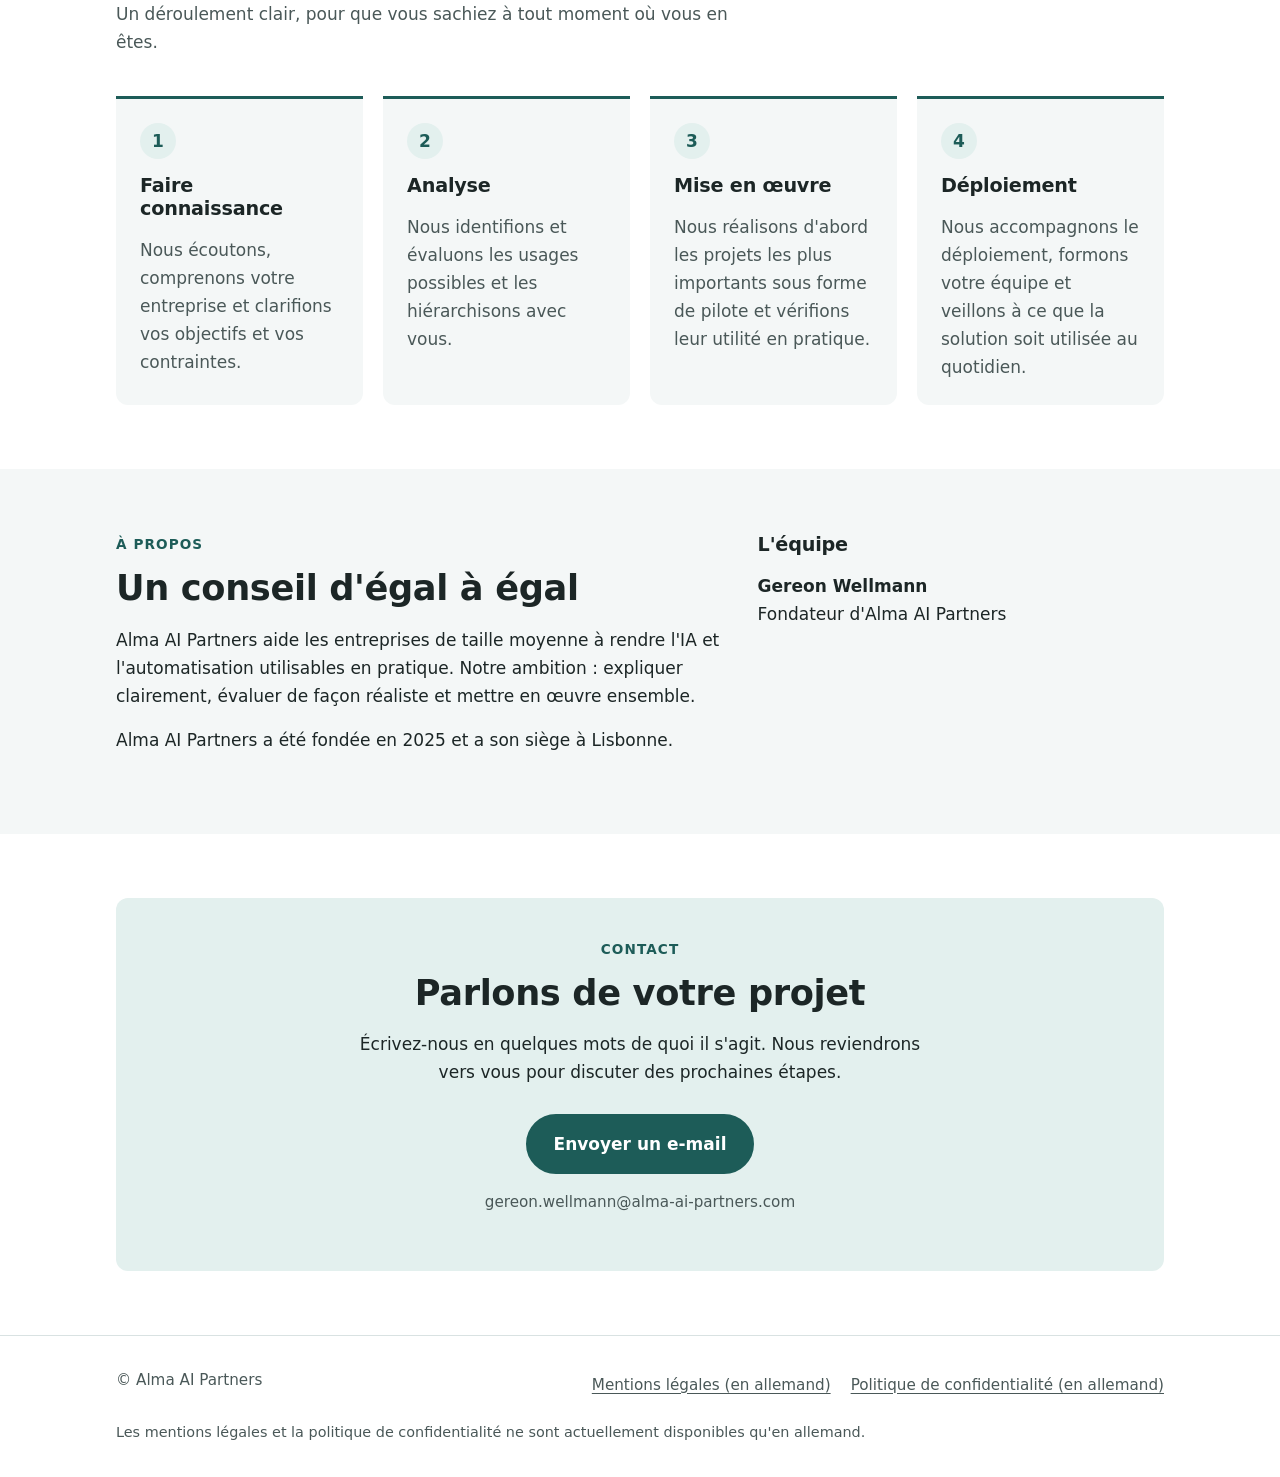
<file: fr/index.html>
<!DOCTYPE html>
<html lang="fr">
<head>
  <meta charset="utf-8">
  <meta name="viewport" content="width=device-width, initial-scale=1">
  <title>Alma AI Partners – Conseil en IA et automatisation pour les entreprises de taille moyenne</title>
  <meta name="description" content="Alma AI Partners conseille les entreprises de taille moyenne en stratégie d'IA, automatisation des processus ainsi que déploiement et formation aux outils d'IA. Clair, pratique, étape par étape.">
  <link rel="canonical" href="https://alma-ai-partners.com/fr/">
  <link rel="alternate" hreflang="de" href="https://alma-ai-partners.com/">
  <link rel="alternate" hreflang="en" href="https://alma-ai-partners.com/en/">
  <link rel="alternate" hreflang="pt" href="https://alma-ai-partners.com/pt/">
  <link rel="alternate" hreflang="es" href="https://alma-ai-partners.com/es/">
  <link rel="alternate" hreflang="fr" href="https://alma-ai-partners.com/fr/">
  <link rel="alternate" hreflang="x-default" href="https://alma-ai-partners.com/">
  <meta name="color-scheme" content="light dark">
  <link rel="icon" href="../assets/favicon.svg" type="image/svg+xml">
  <link rel="icon" href="../assets/favicon-32.png" sizes="32x32" type="image/png">
  <link rel="apple-touch-icon" href="../assets/apple-touch-icon.png">

  <meta property="og:type" content="website">
  <meta property="og:site_name" content="Alma AI Partners">
  <meta property="og:locale" content="fr_FR">
  <meta property="og:title" content="Alma AI Partners – Conseil en IA et automatisation pour les entreprises de taille moyenne">
  <meta property="og:description" content="Stratégie d'IA, automatisation des processus ainsi que déploiement et formation aux outils d'IA – de manière claire et pratique.">
  <meta property="og:url" content="https://alma-ai-partners.com/fr/">
  <meta property="og:image" content="https://alma-ai-partners.com/assets/og-image.png">
  <meta property="og:image:width" content="1200">
  <meta property="og:image:height" content="630">
  <meta name="twitter:card" content="summary_large_image">

  <link rel="stylesheet" href="../style.css">
  <script src="../script.js" defer></script>
</head>
<body>
  <a class="skip-link" href="#inhalt">Aller au contenu</a>

  <header class="site-header">
    <div class="container header-inner">
      <a class="brand" href="index.html">Alma <span>AI</span> Partners</a>
      <button class="nav-toggle" type="button" aria-expanded="false" aria-controls="site-nav">Menu</button>
      <nav class="site-nav" id="site-nav" aria-label="Navigation principale">
        <ul class="nav-list">
          <li><a href="#leistungen">Services</a></li>
          <li><a href="#vorgehen">Démarche</a></li>
          <li><a href="#ueber-uns">À propos</a></li>
          <li><a href="#kontakt">Contact</a></li>
        </ul>
      </nav>
      <nav class="lang-switch" aria-label="Langue">
        <ul>
          <li><a href="../index.html" lang="de" hreflang="de">DE</a></li>
          <li><a href="../en/index.html" lang="en" hreflang="en">EN</a></li>
          <li><a href="../pt/index.html" lang="pt" hreflang="pt">PT</a></li>
          <li><a href="../es/index.html" lang="es" hreflang="es">ES</a></li>
          <li><a href="index.html" lang="fr" hreflang="fr" aria-current="true">FR</a></li>
        </ul>
      </nav>
    </div>
  </header>

  <main id="inhalt">

    <section class="hero" aria-labelledby="hero-titel">
      <div class="container">
        <p class="eyebrow">Conseil en IA et automatisation</p>
        <h1 id="hero-titel">Une IA qui fonctionne vraiment dans votre entreprise.</h1>
        <p class="lead">Nous aidons les entreprises de taille moyenne à identifier des usages pertinents de l'IA, à automatiser les tâches répétitives et à former leurs équipes à une utilisation sûre des outils d'IA – de manière claire, sans jargon.</p>
        <div class="hero-actions">
          <a class="btn" href="mailto:gereon.wellmann@alma-ai-partners.com?subject=Demande%20de%20premier%20entretien">Demander un premier entretien gratuit</a>
          <a class="btn btn-secondary" href="#leistungen">Voir les services</a>
        </div>
      </div>
    </section>

    <section id="leistungen" class="section-soft" aria-labelledby="leistungen-titel">
      <div class="container">
        <p class="eyebrow">Services</p>
        <h2 id="leistungen-titel">Trois piliers pour démarrer et se développer</h2>
        <p class="section-intro">Inutile de tout aborder en même temps. Nous commençons là où le bénéfice pour votre entreprise est le plus grand.</p>

        <div class="grid grid-3">
          <article class="card">
            <h3>Stratégie d'IA et analyse du potentiel</h3>
            <p>Où l'IA est-elle rentable dans votre entreprise – et où ne l'est-elle pas ? Nous apportons de la clarté et une feuille de route hiérarchisée.</p>
            <ul>
              <li>État des lieux des processus et des données</li>
              <li>Évaluation des opportunités, des efforts et des risques</li>
              <li>Recommandations concrètes et hiérarchisées</li>
            </ul>
          </article>

          <article class="card">
            <h3>Automatisation des processus</h3>
            <p>Les tâches répétitives sont automatisées afin que vos collaborateurs aient du temps pour un travail à plus forte valeur ajoutée.</p>
            <ul>
              <li>Choix des processus adaptés</li>
              <li>Mise en œuvre sous forme de pilote, puis extension</li>
              <li>Connexion aux systèmes existants</li>
            </ul>
          </article>

          <article class="card">
            <h3>Déploiement et formation aux outils d'IA</h3>
            <p>Nous accompagnons le déploiement et donnons à votre équipe les moyens d'utiliser les outils d'IA de façon sûre et judicieuse au quotidien.</p>
            <ul>
              <li>Choix des outils adaptés</li>
              <li>Formations pour débutants et utilisateurs avancés</li>
              <li>Règles pour un usage responsable</li>
            </ul>
          </article>
        </div>
      </div>
    </section>

    <section id="vorgehen" aria-labelledby="vorgehen-titel">
      <div class="container">
        <p class="eyebrow">Démarche</p>
        <h2 id="vorgehen-titel">Des résultats en quatre étapes</h2>
        <p class="section-intro">Un déroulement clair, pour que vous sachiez à tout moment où vous en êtes.</p>

        <ol class="steps">
          <li>
            <h3>Faire connaissance</h3>
            <p>Nous écoutons, comprenons votre entreprise et clarifions vos objectifs et vos contraintes.</p>
          </li>
          <li>
            <h3>Analyse</h3>
            <p>Nous identifions et évaluons les usages possibles et les hiérarchisons avec vous.</p>
          </li>
          <li>
            <h3>Mise en œuvre</h3>
            <p>Nous réalisons d'abord les projets les plus importants sous forme de pilote et vérifions leur utilité en pratique.</p>
          </li>
          <li>
            <h3>Déploiement</h3>
            <p>Nous accompagnons le déploiement, formons votre équipe et veillons à ce que la solution soit utilisée au quotidien.</p>
          </li>
        </ol>
      </div>
    </section>

    <section id="ueber-uns" class="section-soft" aria-labelledby="ueber-titel">
      <div class="container about">
        <div>
          <p class="eyebrow">À propos</p>
          <h2 id="ueber-titel">Un conseil d'égal à égal</h2>
          <p>Alma AI Partners aide les entreprises de taille moyenne à rendre l'IA et l'automatisation utilisables en pratique. Notre ambition : expliquer clairement, évaluer de façon réaliste et mettre en œuvre ensemble.</p>
          <p>Alma AI Partners a été fondée en 2025 et a son siège à Lisbonne.</p>
        </div>
        <div>
          <h3>L'équipe</h3>
          <p><strong>Gereon Wellmann</strong><br>Fondateur d'Alma AI Partners</p>
        </div>
      </div>
    </section>

    <section id="kontakt" aria-labelledby="kontakt-titel">
      <div class="container">
        <div class="contact-box">
          <p class="eyebrow">Contact</p>
          <h2 id="kontakt-titel">Parlons de votre projet</h2>
          <p>Écrivez-nous en quelques mots de quoi il s'agit. Nous reviendrons vers vous pour discuter des prochaines étapes.</p>
          <a class="btn" href="mailto:gereon.wellmann@alma-ai-partners.com?subject=Demande%20de%20premier%20entretien">Envoyer un e-mail</a>
          <p class="contact-mail">gereon.wellmann@alma-ai-partners.com</p>
        </div>
      </div>
    </section>

  </main>

  <footer class="site-footer">
    <div class="container footer-inner">
      <p>&copy; Alma AI Partners</p>
      <nav aria-label="Informations légales">
        <ul class="footer-nav">
          <li><a href="../impressum.html" lang="de" hreflang="de">Mentions légales (en allemand)</a></li>
          <li><a href="../datenschutz.html" lang="de" hreflang="de">Politique de confidentialité (en allemand)</a></li>
        </ul>
      </nav>
      <p class="footer-note">Les mentions légales et la politique de confidentialité ne sont actuellement disponibles qu'en allemand.</p>
    </div>
  </footer>
</body>
</html>
</file>
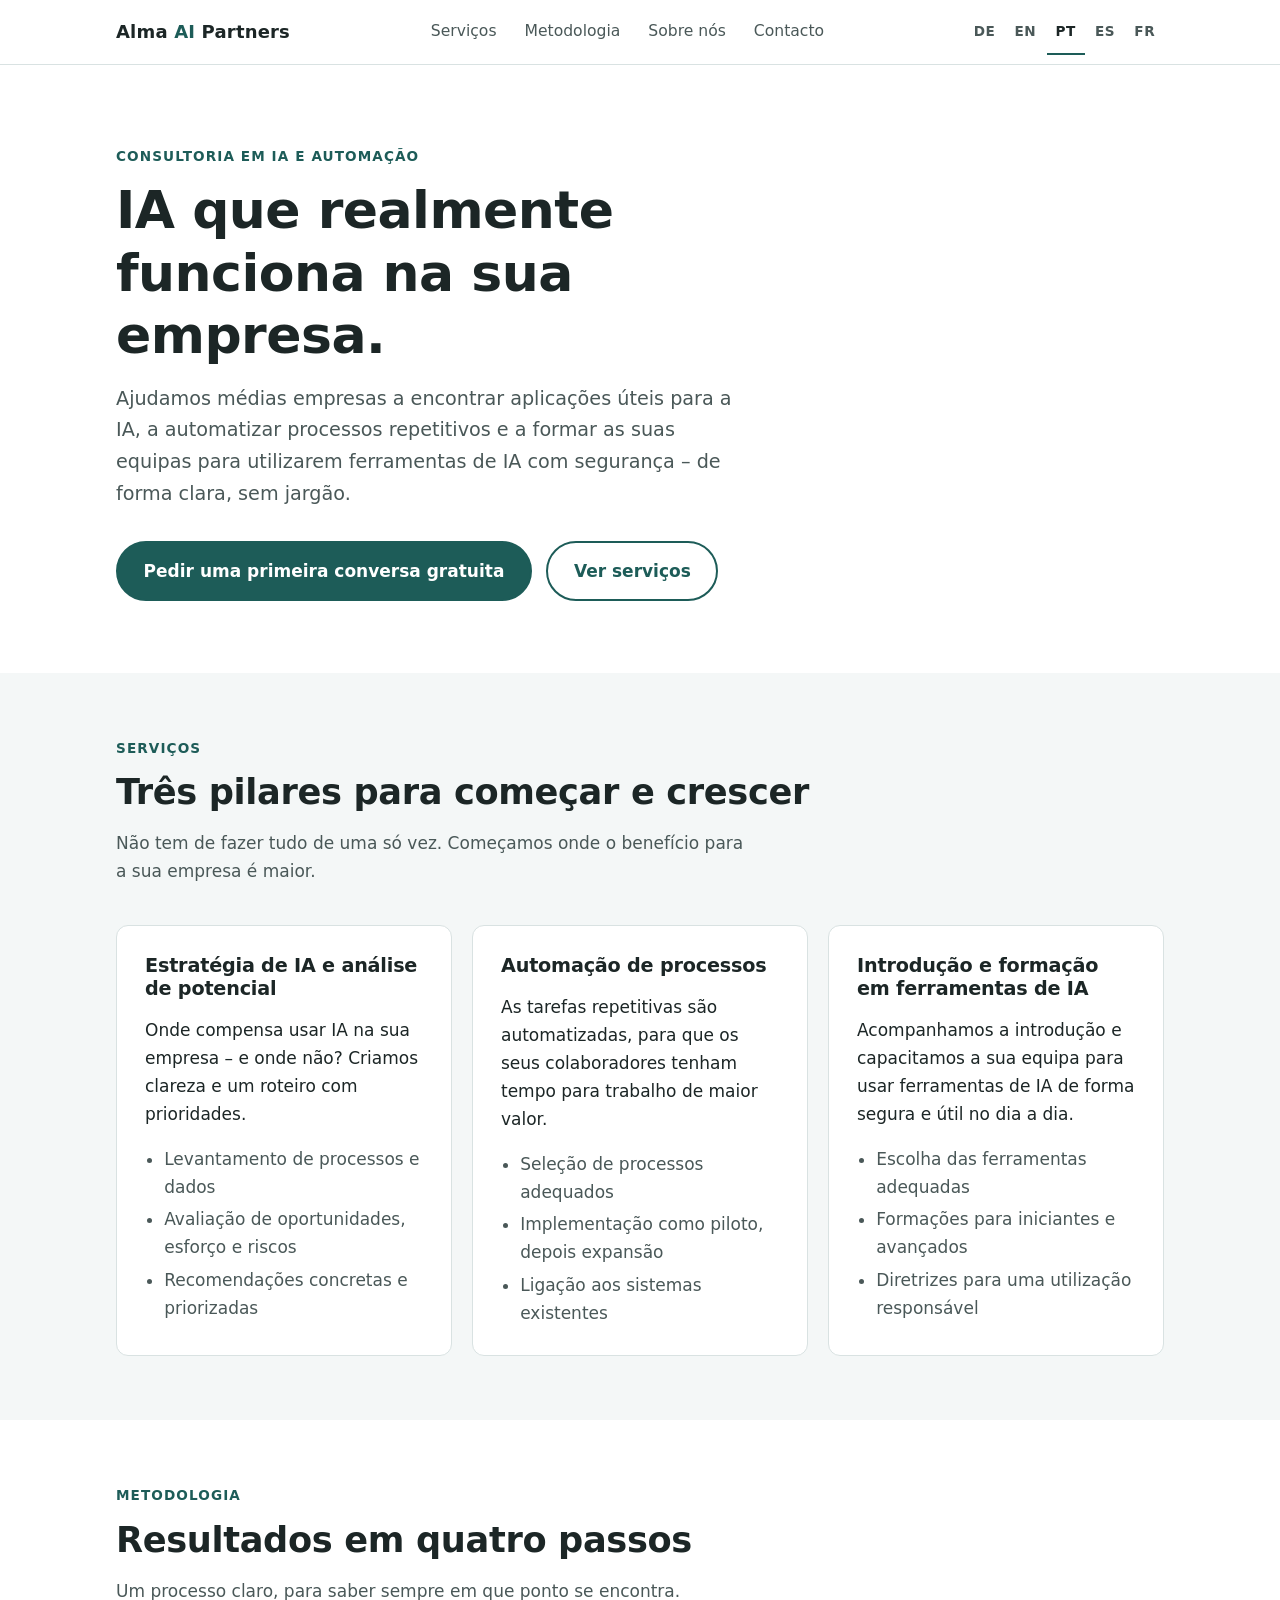
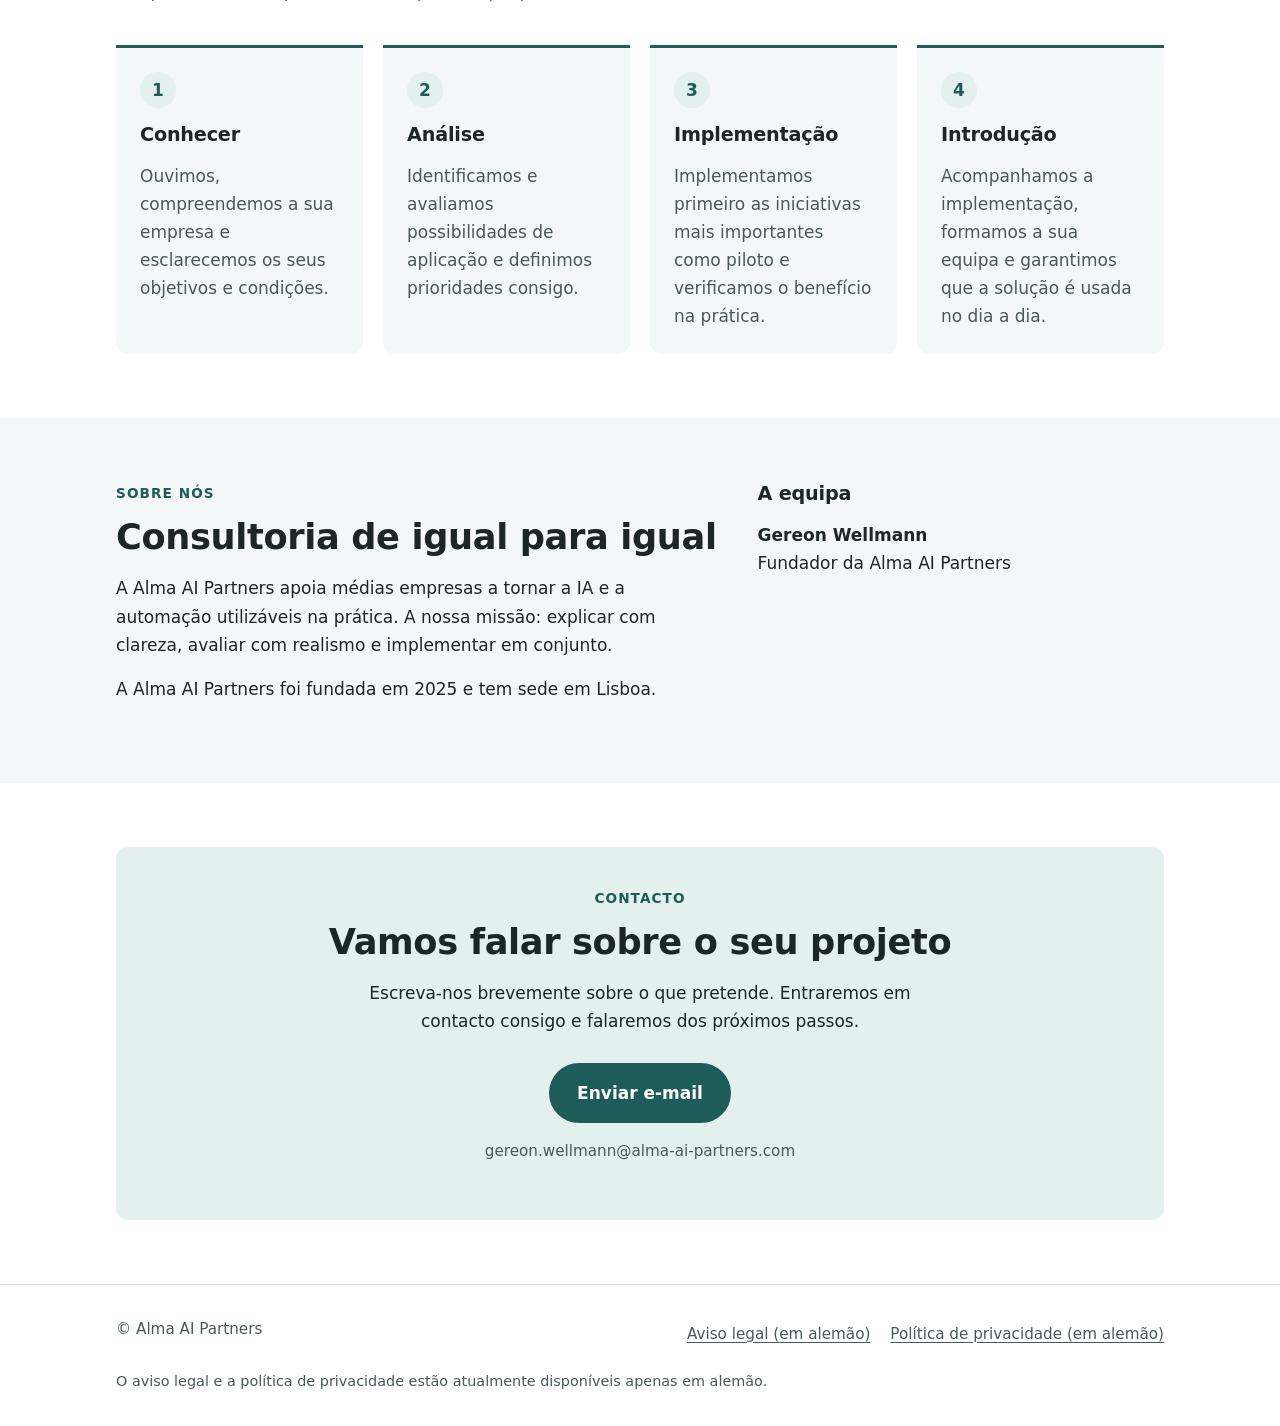
<file: pt/index.html>
<!DOCTYPE html>
<html lang="pt">
<head>
  <meta charset="utf-8">
  <meta name="viewport" content="width=device-width, initial-scale=1">
  <title>Alma AI Partners – Consultoria em IA e Automação para Médias Empresas</title>
  <meta name="description" content="A Alma AI Partners aconselha médias empresas em estratégia de IA, automação de processos e na introdução e formação em ferramentas de IA. Claro, prático, passo a passo.">
  <link rel="canonical" href="https://alma-ai-partners.com/pt/">
  <link rel="alternate" hreflang="de" href="https://alma-ai-partners.com/">
  <link rel="alternate" hreflang="en" href="https://alma-ai-partners.com/en/">
  <link rel="alternate" hreflang="pt" href="https://alma-ai-partners.com/pt/">
  <link rel="alternate" hreflang="es" href="https://alma-ai-partners.com/es/">
  <link rel="alternate" hreflang="fr" href="https://alma-ai-partners.com/fr/">
  <link rel="alternate" hreflang="x-default" href="https://alma-ai-partners.com/">
  <meta name="color-scheme" content="light dark">
  <link rel="icon" href="../assets/favicon.svg" type="image/svg+xml">
  <link rel="icon" href="../assets/favicon-32.png" sizes="32x32" type="image/png">
  <link rel="apple-touch-icon" href="../assets/apple-touch-icon.png">

  <meta property="og:type" content="website">
  <meta property="og:site_name" content="Alma AI Partners">
  <meta property="og:locale" content="pt_PT">
  <meta property="og:title" content="Alma AI Partners – Consultoria em IA e Automação para Médias Empresas">
  <meta property="og:description" content="Estratégia de IA, automação de processos e introdução e formação em ferramentas de IA – de forma clara e prática.">
  <meta property="og:url" content="https://alma-ai-partners.com/pt/">
  <meta property="og:image" content="https://alma-ai-partners.com/assets/og-image.png">
  <meta property="og:image:width" content="1200">
  <meta property="og:image:height" content="630">
  <meta name="twitter:card" content="summary_large_image">

  <link rel="stylesheet" href="../style.css">
  <script src="../script.js" defer></script>
</head>
<body>
  <a class="skip-link" href="#inhalt">Saltar para o conteúdo</a>

  <header class="site-header">
    <div class="container header-inner">
      <a class="brand" href="index.html">Alma <span>AI</span> Partners</a>
      <button class="nav-toggle" type="button" aria-expanded="false" aria-controls="site-nav">Menu</button>
      <nav class="site-nav" id="site-nav" aria-label="Navegação principal">
        <ul class="nav-list">
          <li><a href="#leistungen">Serviços</a></li>
          <li><a href="#vorgehen">Metodologia</a></li>
          <li><a href="#ueber-uns">Sobre nós</a></li>
          <li><a href="#kontakt">Contacto</a></li>
        </ul>
      </nav>
      <nav class="lang-switch" aria-label="Idioma">
        <ul>
          <li><a href="../index.html" lang="de" hreflang="de">DE</a></li>
          <li><a href="../en/index.html" lang="en" hreflang="en">EN</a></li>
          <li><a href="index.html" lang="pt" hreflang="pt" aria-current="true">PT</a></li>
          <li><a href="../es/index.html" lang="es" hreflang="es">ES</a></li>
          <li><a href="../fr/index.html" lang="fr" hreflang="fr">FR</a></li>
        </ul>
      </nav>
    </div>
  </header>

  <main id="inhalt">

    <section class="hero" aria-labelledby="hero-titel">
      <div class="container">
        <p class="eyebrow">Consultoria em IA e automação</p>
        <h1 id="hero-titel">IA que realmente funciona na sua empresa.</h1>
        <p class="lead">Ajudamos médias empresas a encontrar aplicações úteis para a IA, a automatizar processos repetitivos e a formar as suas equipas para utilizarem ferramentas de IA com segurança – de forma clara, sem jargão.</p>
        <div class="hero-actions">
          <a class="btn" href="mailto:gereon.wellmann@alma-ai-partners.com?subject=Pedido%20de%20primeira%20conversa">Pedir uma primeira conversa gratuita</a>
          <a class="btn btn-secondary" href="#leistungen">Ver serviços</a>
        </div>
      </div>
    </section>

    <section id="leistungen" class="section-soft" aria-labelledby="leistungen-titel">
      <div class="container">
        <p class="eyebrow">Serviços</p>
        <h2 id="leistungen-titel">Três pilares para começar e crescer</h2>
        <p class="section-intro">Não tem de fazer tudo de uma só vez. Começamos onde o benefício para a sua empresa é maior.</p>

        <div class="grid grid-3">
          <article class="card">
            <h3>Estratégia de IA e análise de potencial</h3>
            <p>Onde compensa usar IA na sua empresa – e onde não? Criamos clareza e um roteiro com prioridades.</p>
            <ul>
              <li>Levantamento de processos e dados</li>
              <li>Avaliação de oportunidades, esforço e riscos</li>
              <li>Recomendações concretas e priorizadas</li>
            </ul>
          </article>

          <article class="card">
            <h3>Automação de processos</h3>
            <p>As tarefas repetitivas são automatizadas, para que os seus colaboradores tenham tempo para trabalho de maior valor.</p>
            <ul>
              <li>Seleção de processos adequados</li>
              <li>Implementação como piloto, depois expansão</li>
              <li>Ligação aos sistemas existentes</li>
            </ul>
          </article>

          <article class="card">
            <h3>Introdução e formação em ferramentas de IA</h3>
            <p>Acompanhamos a introdução e capacitamos a sua equipa para usar ferramentas de IA de forma segura e útil no dia a dia.</p>
            <ul>
              <li>Escolha das ferramentas adequadas</li>
              <li>Formações para iniciantes e avançados</li>
              <li>Diretrizes para uma utilização responsável</li>
            </ul>
          </article>
        </div>
      </div>
    </section>

    <section id="vorgehen" aria-labelledby="vorgehen-titel">
      <div class="container">
        <p class="eyebrow">Metodologia</p>
        <h2 id="vorgehen-titel">Resultados em quatro passos</h2>
        <p class="section-intro">Um processo claro, para saber sempre em que ponto se encontra.</p>

        <ol class="steps">
          <li>
            <h3>Conhecer</h3>
            <p>Ouvimos, compreendemos a sua empresa e esclarecemos os seus objetivos e condições.</p>
          </li>
          <li>
            <h3>Análise</h3>
            <p>Identificamos e avaliamos possibilidades de aplicação e definimos prioridades consigo.</p>
          </li>
          <li>
            <h3>Implementação</h3>
            <p>Implementamos primeiro as iniciativas mais importantes como piloto e verificamos o benefício na prática.</p>
          </li>
          <li>
            <h3>Introdução</h3>
            <p>Acompanhamos a implementação, formamos a sua equipa e garantimos que a solução é usada no dia a dia.</p>
          </li>
        </ol>
      </div>
    </section>

    <section id="ueber-uns" class="section-soft" aria-labelledby="ueber-titel">
      <div class="container about">
        <div>
          <p class="eyebrow">Sobre nós</p>
          <h2 id="ueber-titel">Consultoria de igual para igual</h2>
          <p>A Alma AI Partners apoia médias empresas a tornar a IA e a automação utilizáveis na prática. A nossa missão: explicar com clareza, avaliar com realismo e implementar em conjunto.</p>
          <p>A Alma AI Partners foi fundada em 2025 e tem sede em Lisboa.</p>
        </div>
        <div>
          <h3>A equipa</h3>
          <p><strong>Gereon Wellmann</strong><br>Fundador da Alma AI Partners</p>
        </div>
      </div>
    </section>

    <section id="kontakt" aria-labelledby="kontakt-titel">
      <div class="container">
        <div class="contact-box">
          <p class="eyebrow">Contacto</p>
          <h2 id="kontakt-titel">Vamos falar sobre o seu projeto</h2>
          <p>Escreva-nos brevemente sobre o que pretende. Entraremos em contacto consigo e falaremos dos próximos passos.</p>
          <a class="btn" href="mailto:gereon.wellmann@alma-ai-partners.com?subject=Pedido%20de%20primeira%20conversa">Enviar e-mail</a>
          <p class="contact-mail">gereon.wellmann@alma-ai-partners.com</p>
        </div>
      </div>
    </section>

  </main>

  <footer class="site-footer">
    <div class="container footer-inner">
      <p>&copy; Alma AI Partners</p>
      <nav aria-label="Informação legal">
        <ul class="footer-nav">
          <li><a href="../impressum.html" lang="de" hreflang="de">Aviso legal (em alemão)</a></li>
          <li><a href="../datenschutz.html" lang="de" hreflang="de">Política de privacidade (em alemão)</a></li>
        </ul>
      </nav>
      <p class="footer-note">O aviso legal e a política de privacidade estão atualmente disponíveis apenas em alemão.</p>
    </div>
  </footer>
</body>
</html>
</file>
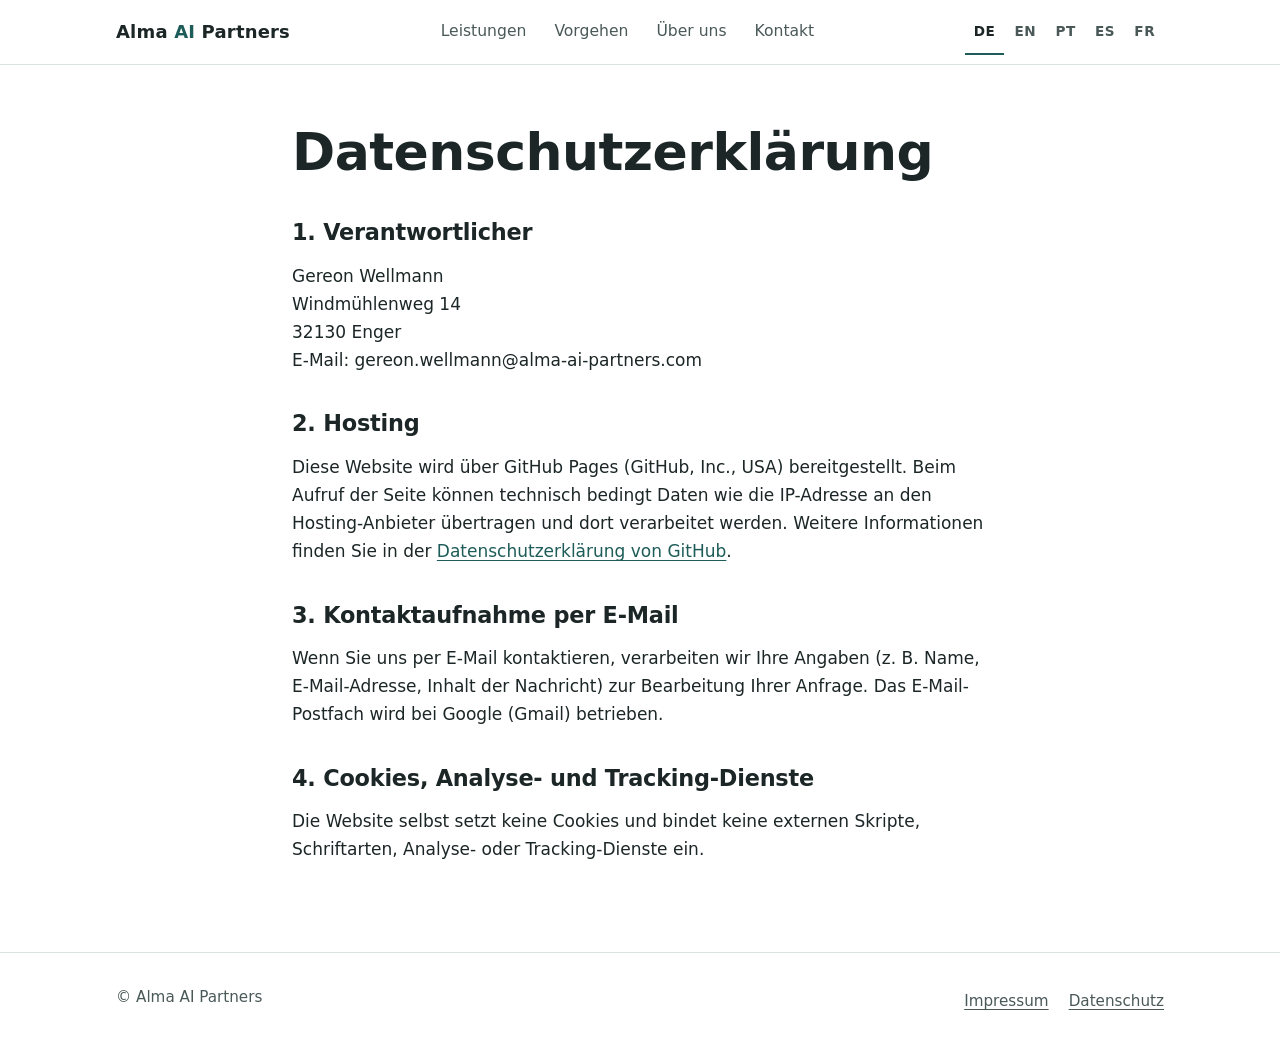
<file: datenschutz.html>
<!DOCTYPE html>
<html lang="de">
<head>
  <meta charset="utf-8">
  <meta name="viewport" content="width=device-width, initial-scale=1">
  <title>Datenschutzerklärung – Alma AI Partners</title>
  <meta name="description" content="Datenschutzerklärung von Alma AI Partners.">
  <meta name="robots" content="noindex, follow">
  <link rel="canonical" href="https://alma-ai-partners.com/datenschutz.html">
  <meta name="color-scheme" content="light dark">
  <link rel="icon" href="assets/favicon.svg" type="image/svg+xml">
  <link rel="icon" href="assets/favicon-32.png" sizes="32x32" type="image/png">
  <link rel="apple-touch-icon" href="assets/apple-touch-icon.png">

  <meta property="og:type" content="website">
  <meta property="og:site_name" content="Alma AI Partners">
  <meta property="og:locale" content="de_DE">
  <meta property="og:title" content="Datenschutzerklärung – Alma AI Partners">
  <meta property="og:url" content="https://alma-ai-partners.com/datenschutz.html">
  <meta property="og:image" content="https://alma-ai-partners.com/assets/og-image.png">
  <meta property="og:image:width" content="1200">
  <meta property="og:image:height" content="630">
  <meta name="twitter:card" content="summary_large_image">

  <link rel="stylesheet" href="style.css">
  <script src="script.js" defer></script>
</head>
<body>
  <a class="skip-link" href="#inhalt">Zum Inhalt springen</a>

  <header class="site-header">
    <div class="container header-inner">
      <a class="brand" href="index.html">Alma <span>AI</span> Partners</a>
      <button class="nav-toggle" type="button" aria-expanded="false" aria-controls="site-nav">Menü</button>
      <nav class="site-nav" id="site-nav" aria-label="Hauptnavigation">
        <ul class="nav-list">
          <li><a href="index.html#leistungen">Leistungen</a></li>
          <li><a href="index.html#vorgehen">Vorgehen</a></li>
          <li><a href="index.html#ueber-uns">Über uns</a></li>
          <li><a href="index.html#kontakt">Kontakt</a></li>
        </ul>
      </nav>
      <nav class="lang-switch" aria-label="Sprache / Language">
        <ul>
          <li><a href="datenschutz.html" lang="de" hreflang="de" aria-current="true">DE</a></li>
          <li><a href="en/index.html" lang="en" hreflang="en">EN</a></li>
          <li><a href="pt/index.html" lang="pt" hreflang="pt">PT</a></li>
          <li><a href="es/index.html" lang="es" hreflang="es">ES</a></li>
          <li><a href="fr/index.html" lang="fr" hreflang="fr">FR</a></li>
        </ul>
      </nav>
    </div>
  </header>

  <main id="inhalt" class="container legal">
    <h1>Datenschutzerklärung</h1>

    <h2>1. Verantwortlicher</h2>
    <p>Gereon Wellmann<br>Windmühlenweg 14<br>32130 Enger<br>E-Mail: gereon.wellmann@alma-ai-partners.com</p>

    <h2>2. Hosting</h2>
    <p>Diese Website wird über GitHub Pages (GitHub, Inc., USA) bereitgestellt. Beim Aufruf der Seite können technisch bedingt Daten wie die IP-Adresse an den Hosting-Anbieter übertragen und dort verarbeitet werden. Weitere Informationen finden Sie in der <a href="https://docs.github.com/en/site-policy/privacy-policies/github-general-privacy-statement">Datenschutzerklärung von GitHub</a>.</p>

    <h2>3. Kontaktaufnahme per E-Mail</h2>
    <p>Wenn Sie uns per E-Mail kontaktieren, verarbeiten wir Ihre Angaben (z. B. Name, E-Mail-Adresse, Inhalt der Nachricht) zur Bearbeitung Ihrer Anfrage. Das E-Mail-Postfach wird bei Google (Gmail) betrieben.</p>

    <h2>4. Cookies, Analyse- und Tracking-Dienste</h2>
    <p>Die Website selbst setzt keine Cookies und bindet keine externen Skripte, Schriftarten, Analyse- oder Tracking-Dienste ein.</p>
  </main>

  <footer class="site-footer">
    <div class="container footer-inner">
      <p>&copy; Alma AI Partners</p>
      <nav aria-label="Rechtliches">
        <ul class="footer-nav">
          <li><a href="impressum.html">Impressum</a></li>
          <li><a href="datenschutz.html" aria-current="page">Datenschutz</a></li>
        </ul>
      </nav>
    </div>
  </footer>
</body>
</html>
</file>
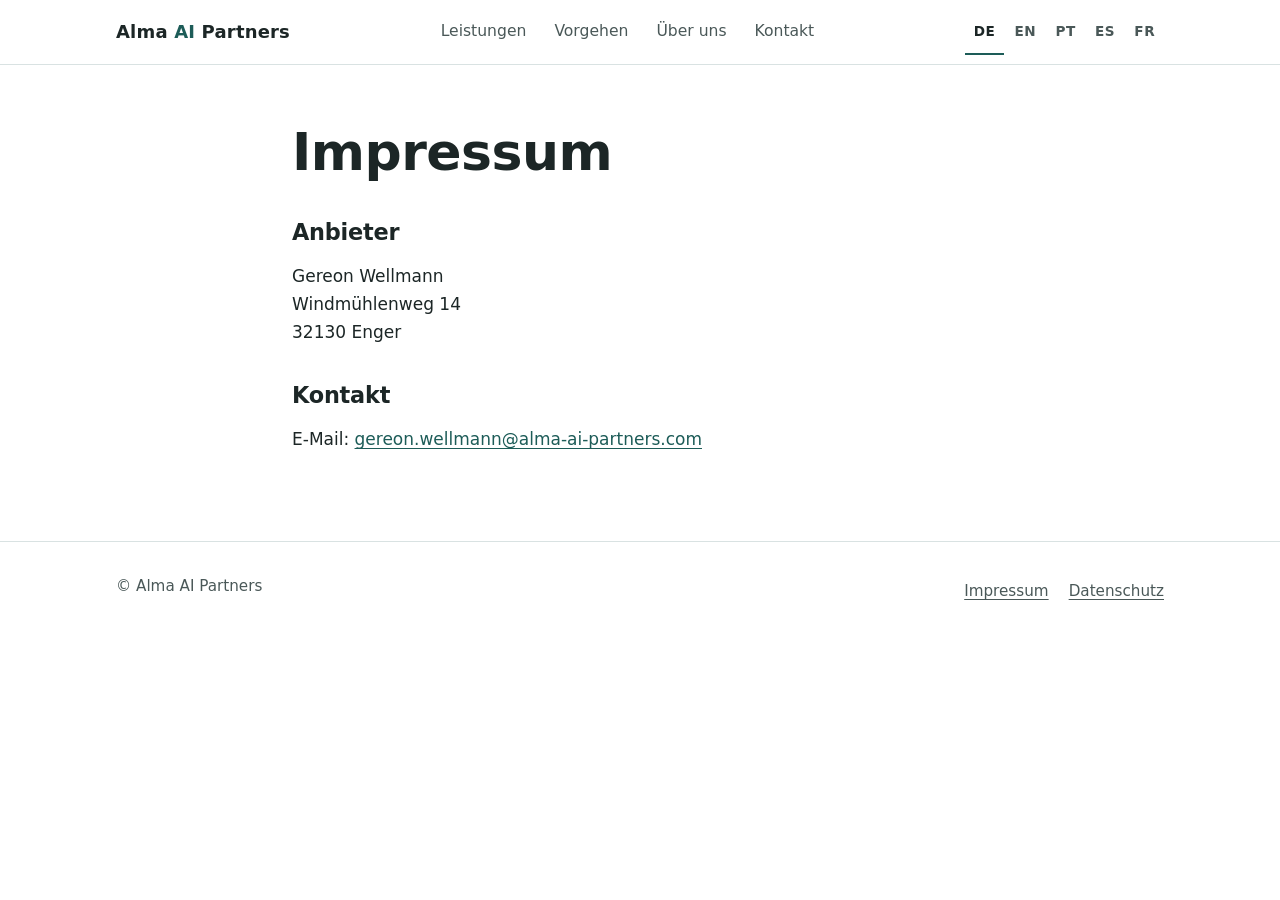
<file: impressum.html>
<!DOCTYPE html>
<html lang="de">
<head>
  <meta charset="utf-8">
  <meta name="viewport" content="width=device-width, initial-scale=1">
  <title>Impressum – Alma AI Partners</title>
  <meta name="description" content="Impressum von Alma AI Partners.">
  <link rel="canonical" href="https://alma-ai-partners.com/impressum.html">
  <meta name="color-scheme" content="light dark">
  <link rel="icon" href="assets/favicon.svg" type="image/svg+xml">
  <link rel="icon" href="assets/favicon-32.png" sizes="32x32" type="image/png">
  <link rel="apple-touch-icon" href="assets/apple-touch-icon.png">

  <meta property="og:type" content="website">
  <meta property="og:site_name" content="Alma AI Partners">
  <meta property="og:locale" content="de_DE">
  <meta property="og:title" content="Impressum – Alma AI Partners">
  <meta property="og:url" content="https://alma-ai-partners.com/impressum.html">
  <meta property="og:image" content="https://alma-ai-partners.com/assets/og-image.png">
  <meta property="og:image:width" content="1200">
  <meta property="og:image:height" content="630">
  <meta name="twitter:card" content="summary_large_image">

  <link rel="stylesheet" href="style.css">
  <script src="script.js" defer></script>
</head>
<body>
  <a class="skip-link" href="#inhalt">Zum Inhalt springen</a>

  <header class="site-header">
    <div class="container header-inner">
      <a class="brand" href="index.html">Alma <span>AI</span> Partners</a>
      <button class="nav-toggle" type="button" aria-expanded="false" aria-controls="site-nav">Menü</button>
      <nav class="site-nav" id="site-nav" aria-label="Hauptnavigation">
        <ul class="nav-list">
          <li><a href="index.html#leistungen">Leistungen</a></li>
          <li><a href="index.html#vorgehen">Vorgehen</a></li>
          <li><a href="index.html#ueber-uns">Über uns</a></li>
          <li><a href="index.html#kontakt">Kontakt</a></li>
        </ul>
      </nav>
      <nav class="lang-switch" aria-label="Sprache / Language">
        <ul>
          <li><a href="impressum.html" lang="de" hreflang="de" aria-current="true">DE</a></li>
          <li><a href="en/index.html" lang="en" hreflang="en">EN</a></li>
          <li><a href="pt/index.html" lang="pt" hreflang="pt">PT</a></li>
          <li><a href="es/index.html" lang="es" hreflang="es">ES</a></li>
          <li><a href="fr/index.html" lang="fr" hreflang="fr">FR</a></li>
        </ul>
      </nav>
    </div>
  </header>

  <main id="inhalt" class="container legal">
    <h1>Impressum</h1>

    <h2>Anbieter</h2>
    <p>Gereon Wellmann<br>Windmühlenweg 14<br>32130 Enger</p>

    <h2>Kontakt</h2>
    <p>E-Mail: <a href="mailto:gereon.wellmann@alma-ai-partners.com">gereon.wellmann@alma-ai-partners.com</a></p>
  </main>

  <footer class="site-footer">
    <div class="container footer-inner">
      <p>&copy; Alma AI Partners</p>
      <nav aria-label="Rechtliches">
        <ul class="footer-nav">
          <li><a href="impressum.html" aria-current="page">Impressum</a></li>
          <li><a href="datenschutz.html">Datenschutz</a></li>
        </ul>
      </nav>
    </div>
  </footer>
</body>
</html>
</file>
<file: style.css>
/* Alma AI Partners – Styles
   Keine externen Ressourcen, nur Systemschriften. */

:root {
  --bg: #ffffff;
  --bg-soft: #f4f7f7;
  --text: #1c2626;
  --text-muted: #4a5858;
  --border: #d9e2e2;
  --accent: #1d5c58;        /* Kontrast auf Weiß ca. 7:1 */
  --accent-hover: #164642;
  --on-accent: #ffffff;
  --accent-soft: #e3f0ee;
  --focus: #0b57d0;
  --radius: 12px;
  --maxw: 68rem;
  --font: system-ui, -apple-system, "Segoe UI", Roboto, "Helvetica Neue", Arial, sans-serif;
  color-scheme: light;
}

@media (prefers-color-scheme: dark) {
  :root {
    --bg: #0f1516;
    --bg-soft: #151d1e;
    --text: #e8eeee;
    --text-muted: #aab8b8;
    --border: #2a3636;
    --accent: #7cc9c2;      /* Kontrast auf --bg ca. 9:1 */
    --accent-hover: #9adbd5;
    --on-accent: #0b1213;
    --accent-soft: #1a2b2b;
    --focus: #8ab4f8;
    color-scheme: dark;
  }
}

*, *::before, *::after { box-sizing: border-box; }

html { scroll-behavior: smooth; scroll-padding-top: 5rem; }

body {
  margin: 0;
  font-family: var(--font);
  font-size: 1.0625rem;
  line-height: 1.65;
  color: var(--text);
  background: var(--bg);
  -webkit-text-size-adjust: 100%;
}

img, svg { max-width: 100%; }

a { color: var(--accent); text-underline-offset: 0.18em; }
a:hover { color: var(--accent-hover); }

:focus-visible {
  outline: 3px solid var(--focus);
  outline-offset: 3px;
  border-radius: 4px;
}

.skip-link {
  position: absolute;
  left: 1rem;
  top: -4rem;
  z-index: 100;
  padding: 0.6rem 1rem;
  background: var(--accent);
  color: var(--on-accent);
  border-radius: 8px;
  text-decoration: none;
}
.skip-link:focus { top: 1rem; color: var(--on-accent); }

.container {
  width: 100%;
  max-width: var(--maxw);
  margin-inline: auto;
  padding-inline: 1.25rem;
}

/* ---------- Header / Navigation ---------- */

.site-header {
  position: sticky;
  top: 0;
  z-index: 50;
  background: var(--bg);
  border-bottom: 1px solid var(--border);
}

.header-inner {
  display: flex;
  flex-wrap: wrap;
  align-items: center;
  justify-content: space-between;
  gap: 0.5rem 1.5rem;
  min-height: 4rem;
  padding-block: 0.5rem;
}

.brand {
  font-weight: 700;
  font-size: 1.125rem;
  letter-spacing: 0.01em;
  color: var(--text);
  text-decoration: none;
}
.brand:hover { color: var(--text); }
.brand span { color: var(--accent); }

.nav-list {
  display: flex;
  flex-wrap: wrap;
  gap: 0.25rem 1.25rem;
  margin: 0;
  padding: 0;
  list-style: none;
}
.nav-list a {
  display: inline-block;
  padding: 0.4rem 0.25rem;
  color: var(--text-muted);
  text-decoration: none;
  font-size: 0.975rem;
}
.nav-list a:hover,
.nav-list a[aria-current="page"] { color: var(--text); text-decoration: underline; }

.nav-toggle {
  display: none;
  font: inherit;
  color: var(--text);
  background: transparent;
  border: 1px solid var(--border);
  border-radius: 8px;
  padding: 0.45rem 0.9rem;
  min-height: 2.75rem;
  cursor: pointer;
}

/* Mit JS: Menü auf kleinen Bildschirmen einklappbar */
.js .nav-toggle { display: inline-block; }
.js .site-nav { display: none; width: 100%; }
.js .site-nav.is-open { display: block; }
.js .nav-list { flex-direction: column; padding-bottom: 0.75rem; }
.js .nav-list a { padding: 0.65rem 0.25rem; width: 100%; }

@media (min-width: 48rem) {
  .js .nav-toggle { display: none; }
  .js .site-nav { display: block; width: auto; }
  .js .nav-list { flex-direction: row; padding-bottom: 0; }
  .js .nav-list a { padding: 0.4rem 0.25rem; width: auto; }
}

/* ---------- Sprachumschalter ---------- */

.brand { order: 1; }
.lang-switch { order: 2; }
.nav-toggle { order: 3; }
.site-nav { order: 4; }

.lang-switch ul {
  display: flex;
  gap: 0.1rem;
  margin: 0;
  padding: 0;
  list-style: none;
}
.lang-switch a {
  display: inline-block;
  padding: 0.65rem 0.55rem;
  font-size: 0.85rem;
  font-weight: 600;
  letter-spacing: 0.04em;
  color: var(--text-muted);
  text-decoration: none;
  border-bottom: 2px solid transparent;
}
.lang-switch a:hover { color: var(--text); }
.lang-switch a[aria-current="true"] {
  color: var(--text);
  border-bottom-color: var(--accent);
}

@media (min-width: 48rem) {
  .site-nav { order: 2; }
  .lang-switch { order: 3; }
}

.footer-note { flex-basis: 100%; margin: 0; font-size: 0.9rem; }

/* ---------- Buttons ---------- */

.btn {
  display: inline-block;
  padding: 0.85rem 1.6rem;
  min-height: 2.75rem;
  font: inherit;
  font-weight: 600;
  text-decoration: none;
  text-align: center;
  color: var(--on-accent);
  background: var(--accent);
  border: 2px solid var(--accent);
  border-radius: 999px;
  transition: background-color 0.15s ease, border-color 0.15s ease;
}
.btn:hover { background: var(--accent-hover); border-color: var(--accent-hover); color: var(--on-accent); }

.btn-secondary {
  color: var(--accent);
  background: transparent;
}
.btn-secondary:hover { color: var(--on-accent); }

/* ---------- Sektionen ---------- */

section { padding-block: 4rem; }
.section-soft { background: var(--bg-soft); }

.eyebrow {
  margin: 0 0 0.75rem;
  font-size: 0.85rem;
  font-weight: 700;
  letter-spacing: 0.08em;
  text-transform: uppercase;
  color: var(--accent);
}

h1, h2, h3 { line-height: 1.2; margin: 0 0 1rem; letter-spacing: -0.01em; }
h1 { font-size: clamp(2rem, 5.5vw, 3.25rem); }
h2 { font-size: clamp(1.6rem, 3.5vw, 2.2rem); }
h3 { font-size: 1.2rem; }

p { margin: 0 0 1rem; }
.lead { font-size: 1.2rem; color: var(--text-muted); max-width: 40rem; }
.section-intro { max-width: 40rem; color: var(--text-muted); margin-bottom: 2.5rem; }

/* Hero */
.hero { padding-block: 5rem 4.5rem; }
.hero h1 { max-width: 18ch; }
.hero-actions { display: flex; flex-wrap: wrap; gap: 0.9rem; margin-top: 2rem; }

/* Karten */
.grid {
  display: grid;
  gap: 1.25rem;
  grid-template-columns: 1fr;
}
@media (min-width: 40rem) { .grid-3 { grid-template-columns: repeat(2, 1fr); } }
@media (min-width: 62rem) { .grid-3 { grid-template-columns: repeat(3, 1fr); } }

.card {
  padding: 1.75rem;
  background: var(--bg);
  border: 1px solid var(--border);
  border-radius: var(--radius);
}
.section-soft .card { background: var(--bg); }
.card p:last-child { margin-bottom: 0; }
.card ul { margin: 0.75rem 0 0; padding-left: 1.2rem; color: var(--text-muted); }
.card li + li { margin-top: 0.3rem; }

/* Vorgehen */
.steps {
  display: grid;
  gap: 1.25rem;
  margin: 0;
  padding: 0;
  list-style: none;
  counter-reset: step;
  grid-template-columns: 1fr;
}
@media (min-width: 40rem) { .steps { grid-template-columns: repeat(2, 1fr); } }
@media (min-width: 62rem) { .steps { grid-template-columns: repeat(4, 1fr); } }

.steps li {
  counter-increment: step;
  padding: 1.5rem;
  border-top: 3px solid var(--accent);
  background: var(--bg-soft);
  border-radius: 0 0 var(--radius) var(--radius);
}
.steps li::before {
  content: counter(step);
  display: inline-grid;
  place-items: center;
  width: 2.25rem;
  height: 2.25rem;
  margin-bottom: 0.9rem;
  font-weight: 700;
  color: var(--accent);
  background: var(--accent-soft);
  border-radius: 50%;
}
.steps p { color: var(--text-muted); margin-bottom: 0; }

/* Über uns */
.about { display: grid; gap: 2rem; grid-template-columns: 1fr; }
@media (min-width: 48rem) { .about { grid-template-columns: 3fr 2fr; } }

/* Platzhalter sichtbar machen */
.placeholder {
  padding: 0.1em 0.4em;
  background: #fff3c4;
  color: #5c4500;
  border: 1px dashed #b38600;
  border-radius: 4px;
  font-size: 0.95em;
}
@media (prefers-color-scheme: dark) {
  .placeholder { background: #3a3000; color: #ffe58a; border-color: #8a6d00; }
}

/* Kontakt */
.contact-box {
  padding: 2.5rem 1.75rem;
  text-align: center;
  background: var(--accent-soft);
  border-radius: var(--radius);
}
.contact-box p { max-width: 36rem; margin-inline: auto; }
.contact-box .btn { margin-top: 0.75rem; }
.contact-mail { margin-top: 1rem; font-size: 0.95rem; color: var(--text-muted); overflow-wrap: anywhere; }

/* Rechtsseiten */
.legal { padding-block: 3.5rem 4.5rem; max-width: 46rem; }
.legal h2 { margin-top: 2.25rem; font-size: 1.4rem; }
.notice {
  padding: 1rem 1.25rem;
  margin-bottom: 2rem;
  border-left: 4px solid #b38600;
  background: #fff8dc;
  color: #4a3a00;
  border-radius: 0 8px 8px 0;
}
@media (prefers-color-scheme: dark) {
  .notice { background: #2b2400; color: #ffe58a; border-left-color: #8a6d00; }
}

/* Footer */
.site-footer {
  padding-block: 2rem;
  border-top: 1px solid var(--border);
  font-size: 0.95rem;
  color: var(--text-muted);
}
.footer-inner { display: flex; flex-wrap: wrap; justify-content: space-between; gap: 0.75rem 2rem; }
.footer-nav { display: flex; flex-wrap: wrap; gap: 0.25rem 1.25rem; margin: 0; padding: 0; list-style: none; }
.footer-nav a { color: var(--text-muted); display: inline-block; padding: 0.3rem 0; }
.footer-nav a:hover { color: var(--text); }

@media (max-width: 30rem) {
  section { padding-block: 3rem; }
  .hero { padding-block: 3rem; }
  .hero-actions .btn { width: 100%; }
}

@media (prefers-reduced-motion: reduce) {
  html { scroll-behavior: auto; }
  * { transition: none !important; }
}
</file>
